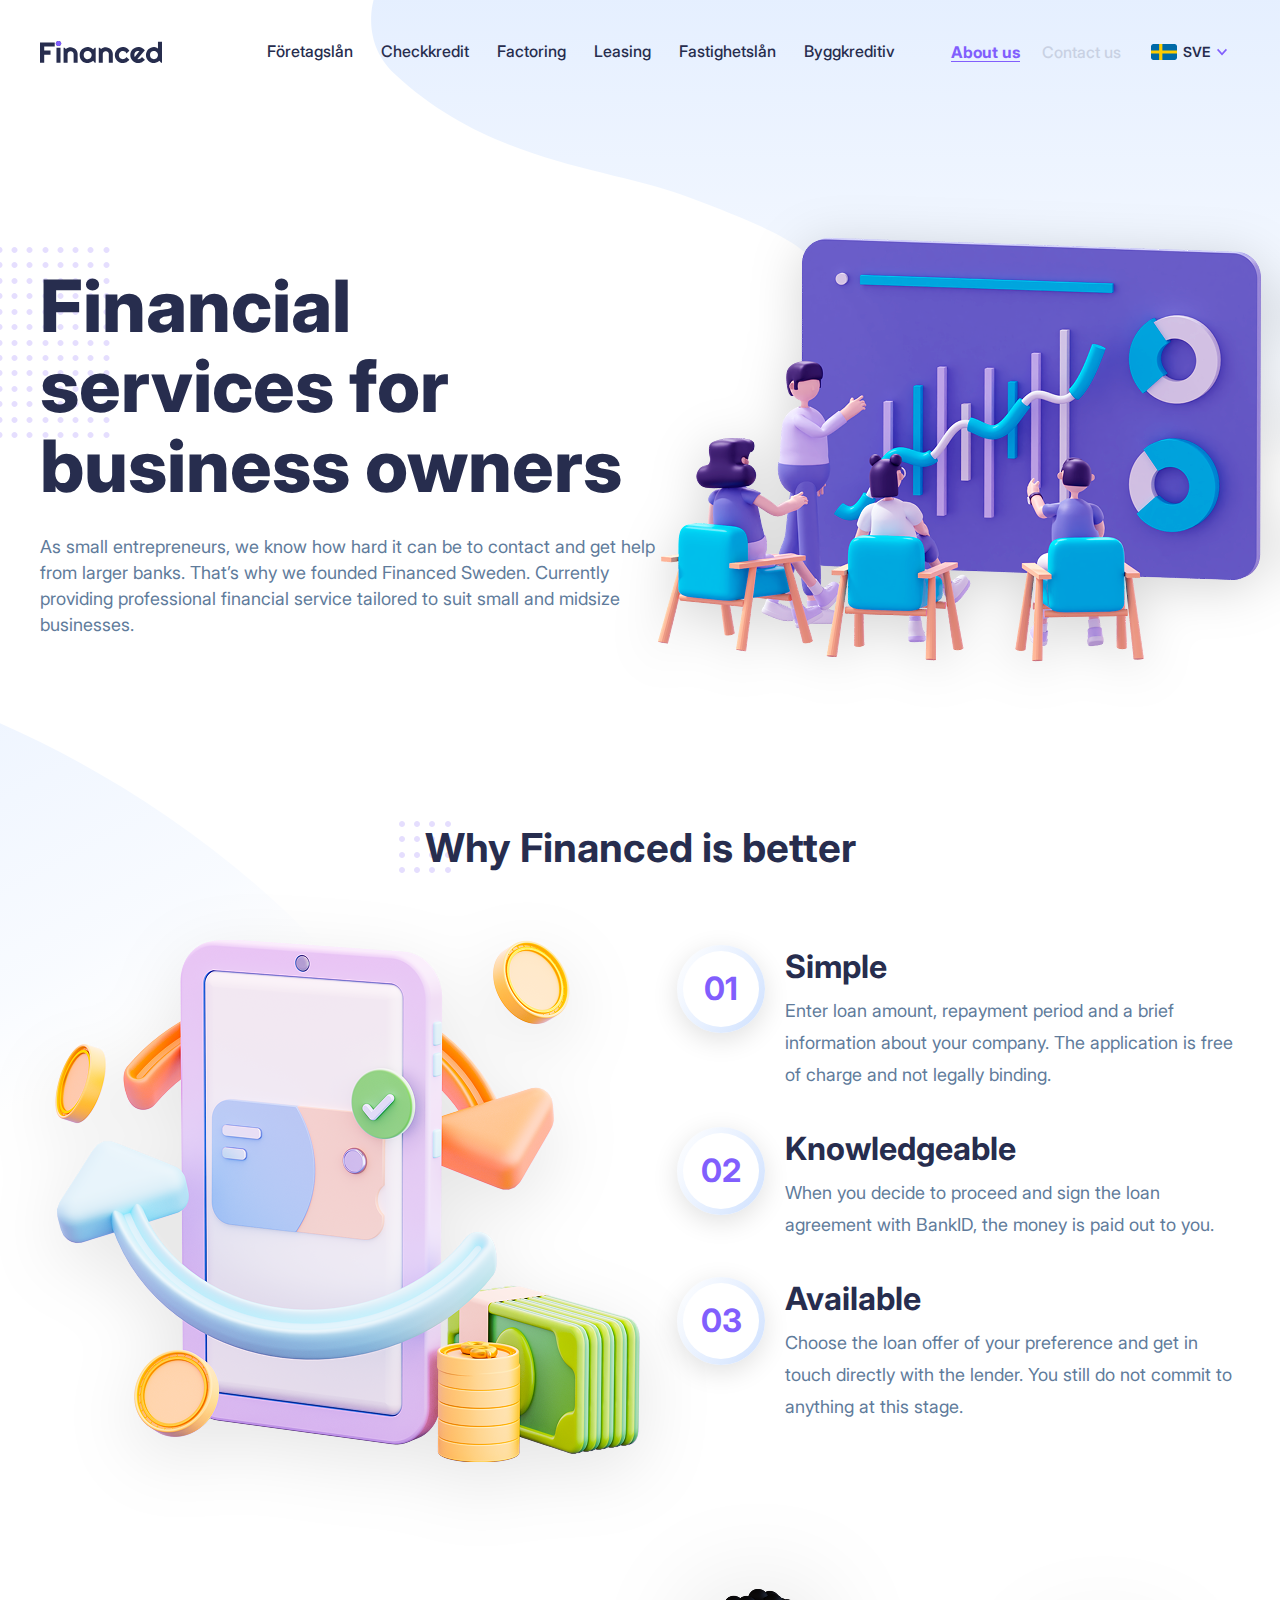
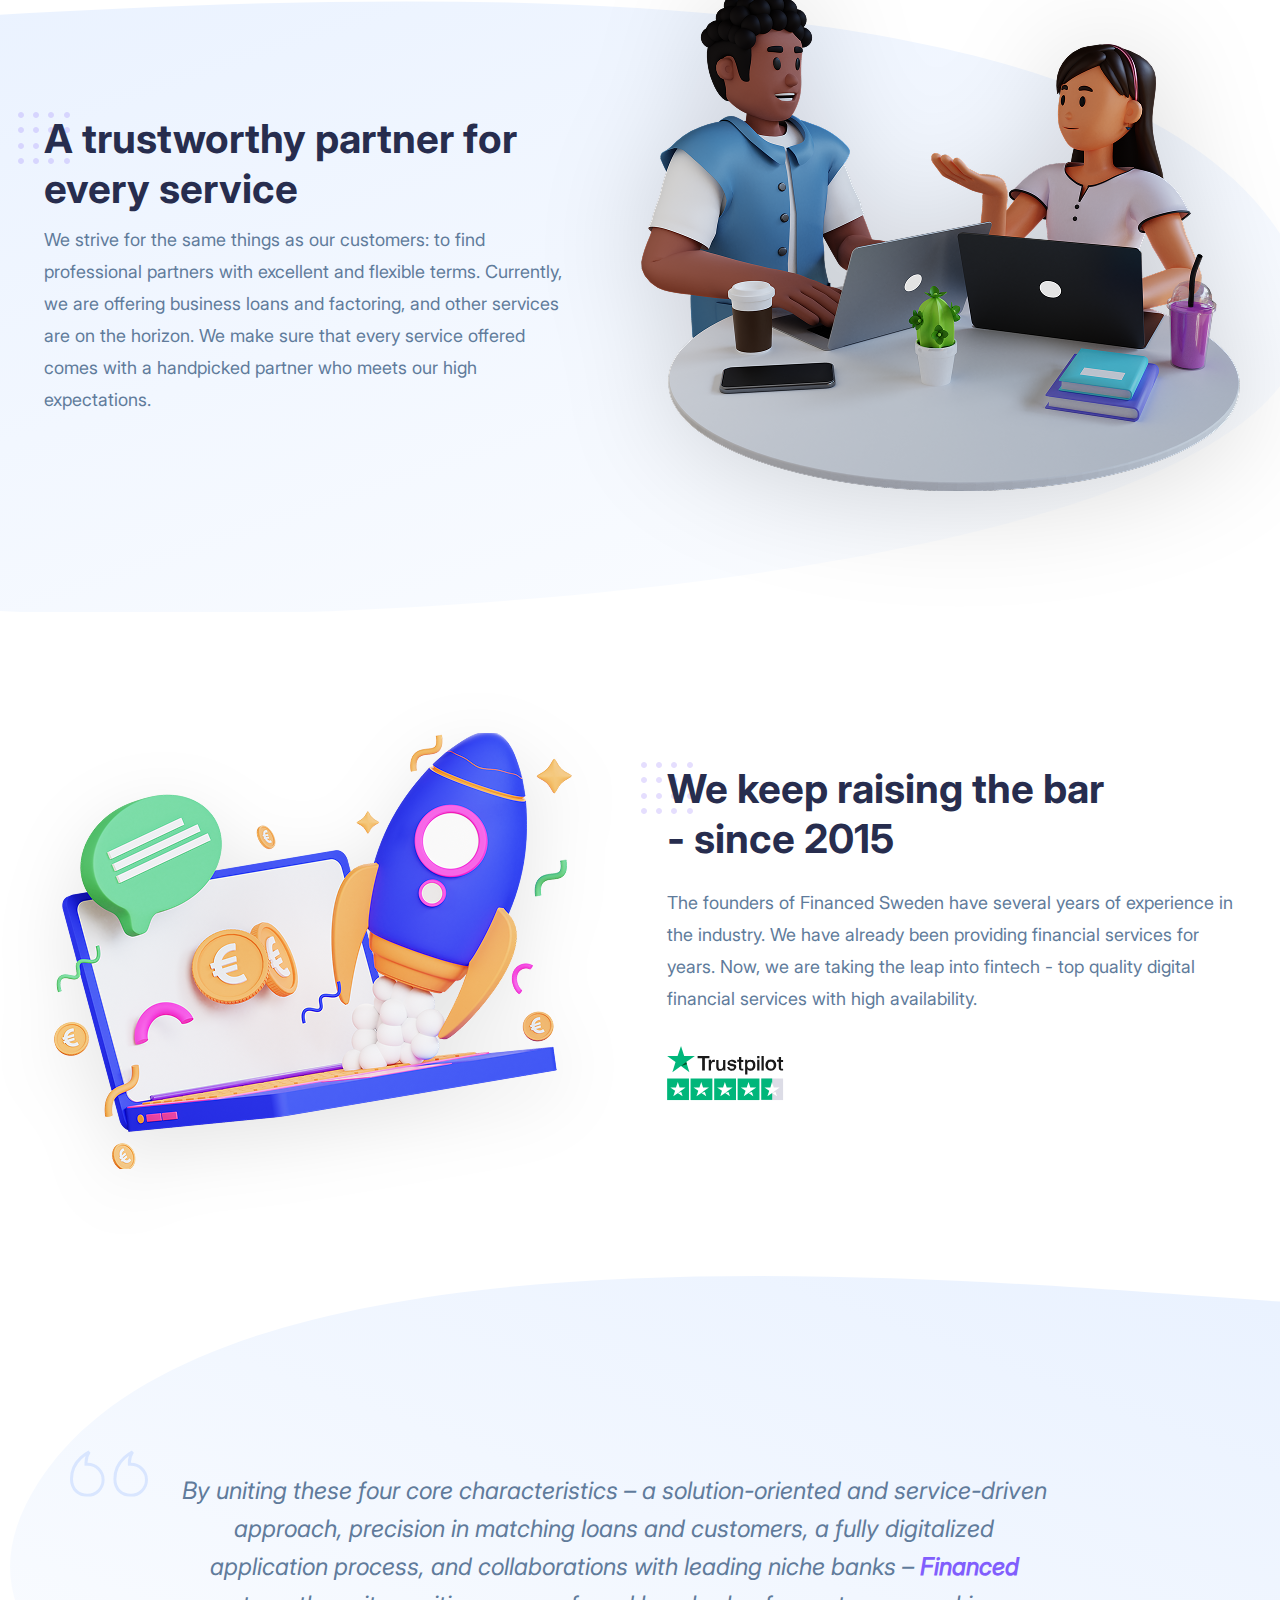
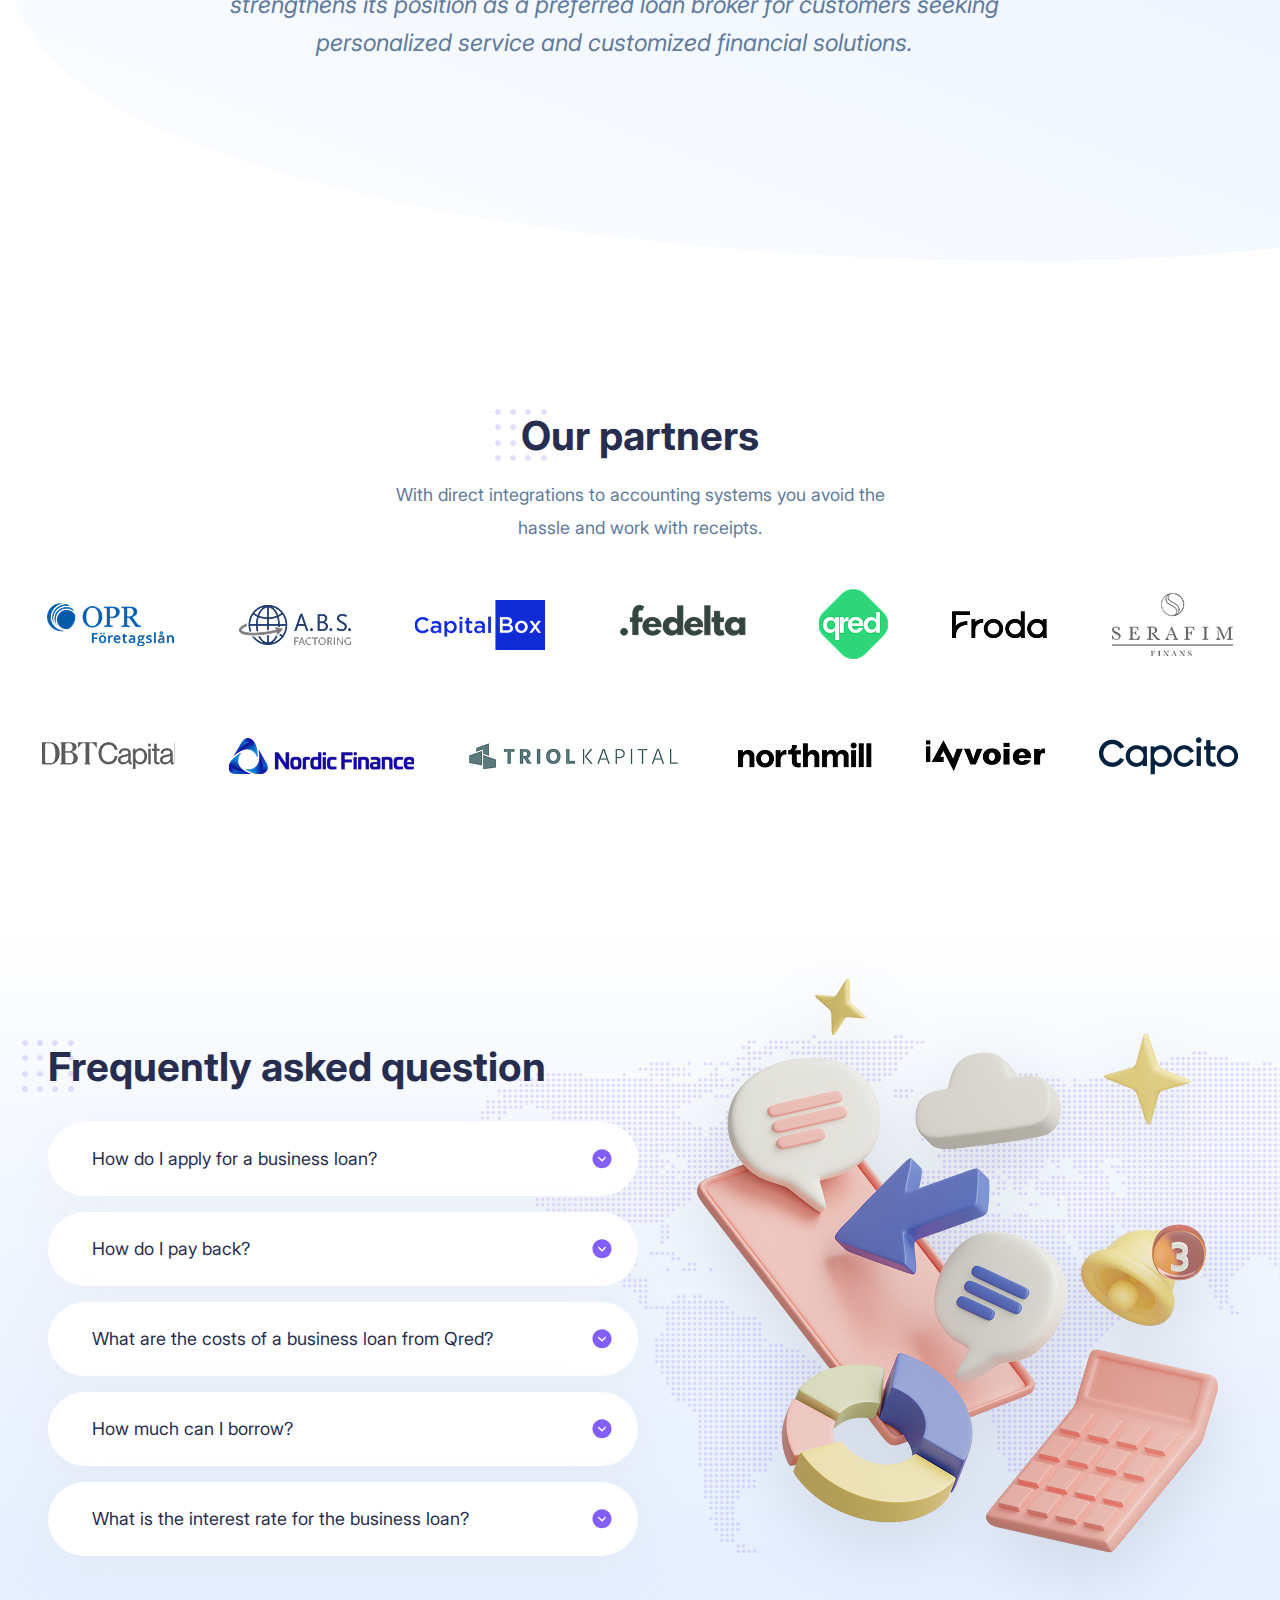
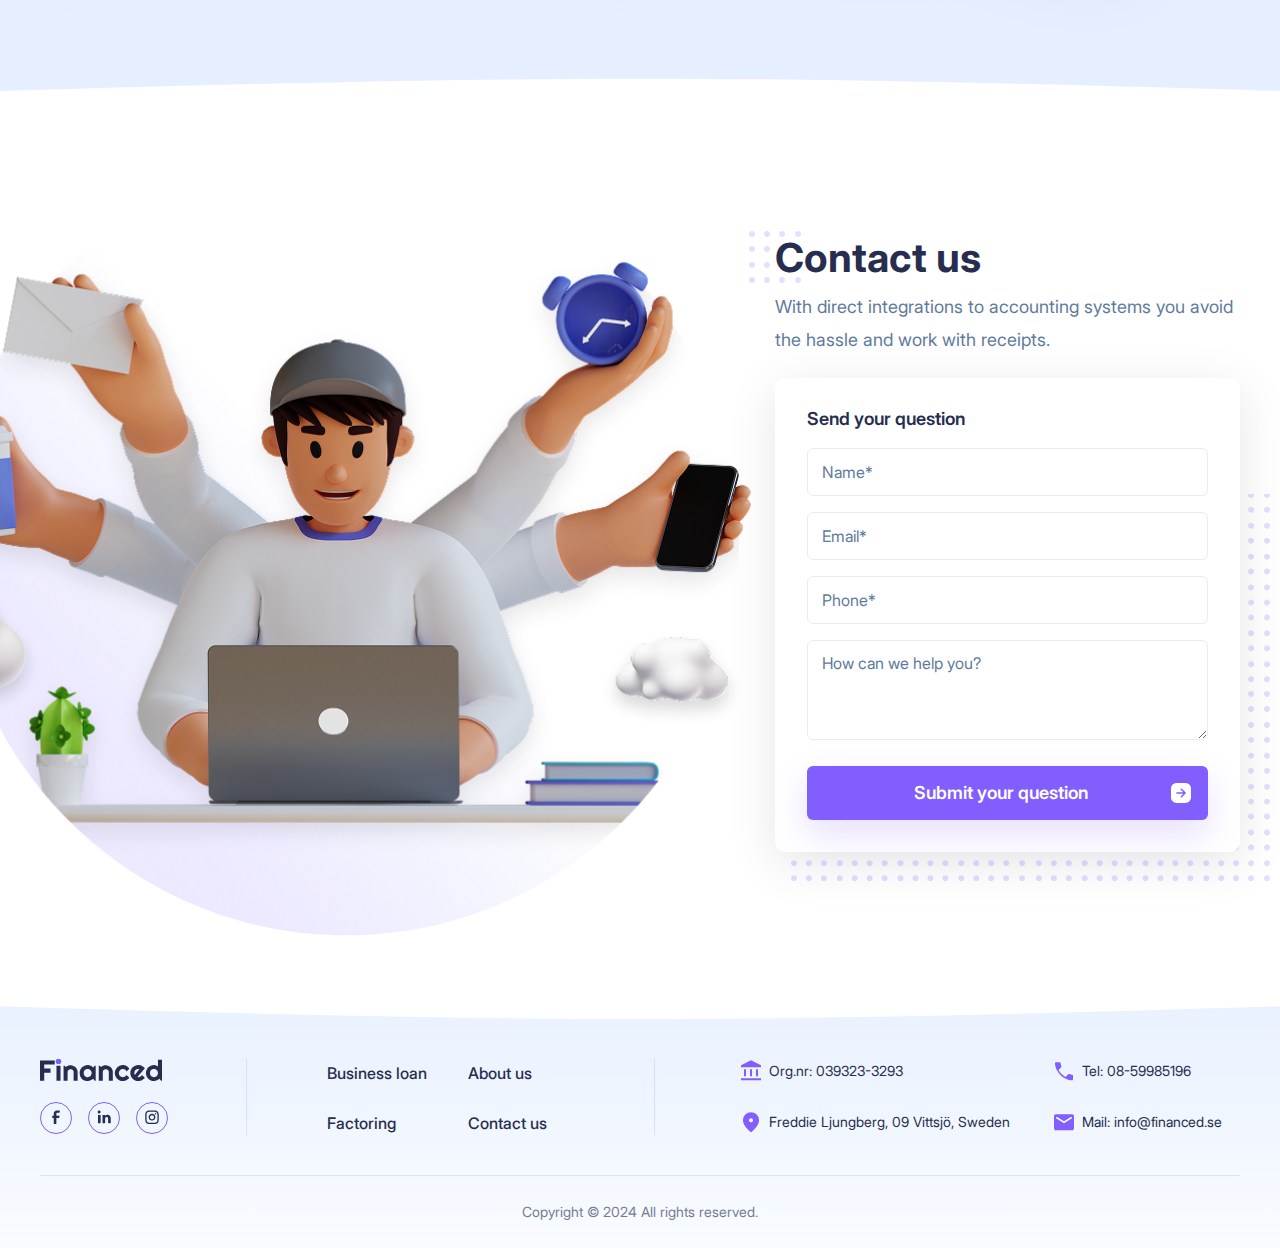
<file: index.html>
<!DOCTYPE html>
<html lang="en">

<head>
	<title>HomePage</title>
	<meta charset="UTF-8">
	<meta name="format-detection" content="telephone=no">
	<!-- <style>body{opacity: 0;}</style> -->
	<link rel="stylesheet" href="css/style.min.css?_v=20250512165822">
	<link rel="shortcut icon" href="favicon.ico">
	<!-- <meta name="robots" content="noindex, nofollow"> -->
	<meta name="viewport" content="width=device-width, initial-scale=1.0">
</head>

<body>
	<div class="wrapper">
		<header class="header">
			<div class="header__container">
				<div class="header__body">
					<a href="#" class="header__logo">
						<img src="img/logo.svg" alt="logo">
					</a>
					<div class="header__menu menu">
						<button type="button" class="menu__icon icon-menu">
							<span class="icon-menu__icon">
								<span></span>
							</span>
							<span class="icon-menu__texts">
								<span class="icon-menu__text-1">Menu</span>
								<span class="icon-menu__text-2">Close</span>
							</span>
						</button>
						<nav class="menu__body">
							<ul class="menu__list">
								<li class="menu__item">
									<a href="#" class="menu__link">Företagslån</a>
								</li>
								<li class="menu__item">
									<a href="#" class="menu__link">Checkkredit</a>
								</li>
								<li class="menu__item">
									<a href="#" class="menu__link">Factoring</a>
								</li>
								<li class="menu__item">
									<a href="#" class="menu__link">Leasing</a>
								</li>
								<li class="menu__item">
									<a href="#" class="menu__link">Fastighetslån</a>
								</li>
								<li class="menu__item">
									<a href="#" class="menu__link">Byggkreditiv</a>
								</li>
							</ul>
							<ul class="menu__nav-list">
								<li class="menu__nav-item">
									<a href="#" class="menu__nav-link active">About us</a>
								</li>
								<li class="menu__nav-item">
									<a href="#" class="menu__nav-link">Contact us</a>
								</li>
							</ul>
							<button type="button" class="language-block">
								<img src="img/icons/flag.svg" alt="flag">
								<span>SVE</span>
							</button>
						</nav>
					</div>
				</div>
			</div>
		</header>
		<main class="page">
			<section class="hero">
				<div class="hero__container">
					<div class="hero__body">
						<div class="hero__content">
							<h1 class="hero__title">
								Financial services for business
								owners
							</h1>
							<div class="hero__text">
								<p>
									As small entrepreneurs, we know how hard it can be to contact and get help from
									larger banks. That’s why we founded Financed Sweden. Currently providing
									professional financial service tailored to suit small and midsize businesses.
								</p>
							</div>
						</div>
						<div class="hero__img">
							<img src="img/image-1.png" alt="Image">
						</div>
					</div>
				</div>
			</section>
			<section class="features">
				<div class="features__container">
					<h2 class="features__title title">
						Why Financed is better
					</h2>
					<div class="features__body">
						<div class="features__content">
							<div class="features__item">
								<div class="features__item-num">
									<span>01</span>
								</div>
								<div class="features__item-body">
									<div class="features__item-title">
										Simple
									</div>
									<div class="features__item-text">
										Enter loan amount, repayment period and a brief information about your company.
										The application is free of charge and not legally binding.
									</div>
								</div>
							</div>
							<div class="features__item">
								<div class="features__item-num">
									<span>02</span>
								</div>
								<div class="features__item-body">
									<div class="features__item-title">
										Knowledgeable
									</div>
									<div class="features__item-text">
										When you decide to proceed and sign the loan agreement with BankID, the money is
										paid out to you.
									</div>
								</div>
							</div>
							<div class="features__item">
								<div class="features__item-num">
									<span>03</span>
								</div>
								<div class="features__item-body">
									<div class="features__item-title">
										Available
									</div>
									<div class="features__item-text">
										Choose the loan offer of your preference and get in touch directly with the
										lender. You still do not commit to anything at this stage.
									</div>
								</div>
							</div>
						</div>
						<div class="features__img">
							<img src="img/image-2.png" alt="Image">
						</div>
					</div>
				</div>
			</section>
			<section class="trustworthy">
				<div class="trustworthy__container">
					<div class="trustworthy__body">
						<div class="trustworthy__content">
							<h2 class="trustworthy__title title">
								A trustworthy partner for
								every service
							</h2>
							<div class="trustworthy__text">
								<p>
									We strive for the same things as our customers: to find professional partners with
									excellent and flexible terms. Currently, we are offering business loans and
									factoring, and other services are on the horizon. We make sure that every service
									offered comes with a handpicked partner who meets our high expectations.
								</p>
							</div>
						</div>
						<div class="trustworthy__img">
							<img src="img/image-3.png" alt="Image">
						</div>
					</div>
				</div>
			</section>
			<section class="raising">
				<div class="raising__container">
					<div class="raising__body">
						<div class="raising__content">
							<h2 class="raising__title title">
								We keep raising the bar <br> - since 2015
							</h2>
							<div class="raising__text">
								<p>
									The founders of Financed Sweden have several years of experience in the industry. We
									have already been providing financial services for years. Now, we are taking the
									leap into fintech - top quality digital financial services with high availability.
								</p>
							</div>
							<div class="raising__rating">
								<img src="img/trustpilot-logo.svg" alt="trustpilot-logo">
							</div>
						</div>
						<div class="raising__img">
							<img src="img/image-4.png" alt="Image">
						</div>
					</div>
				</div>
			</section>
			<div class="quote">
				<div class="quote__container">
					<div class="quote__body">
						<img src="img/decors/quote.svg" alt="quote">
						<div class="quote__text">
							By uniting these four core characteristics – a solution-oriented and service-driven
							approach, precision in matching
							loans and customers, a fully digitalized application process, and collaborations with
							leading niche banks – <span>Financed</span>
							strengthens its position as a preferred loan broker for customers seeking personalized
							service and customized financial
							solutions.
						</div>
					</div>
				</div>
			</div>
			<section class="partners">
				<div class="partners__container">
					<div class="partners__head">
						<h2 class="partners__title title">
							Our partners
						</h2>
						<div class="partners__text">
							With direct integrations to accounting systems you avoid the hassle and work with receipts.
						</div>
					</div>
					<div class="partners__slider swiper">
						<div class="partners__wrapper swiper-wrapper">
							<div class="partners__slide swiper-slide">
								<img src="img/partners/image-1.png" alt="Image">
							</div>
							<div class="partners__slide swiper-slide">
								<img src="img/partners/image-2.png" alt="Image">
							</div>
							<div class="partners__slide swiper-slide">
								<img src="img/partners/image-3.png" alt="Image">
							</div>
							<div class="partners__slide swiper-slide">
								<img src="img/partners/image-4.png" alt="Image">
							</div>
							<div class="partners__slide swiper-slide">
								<img src="img/partners/image-5.png" alt="Image">
							</div>
							<div class="partners__slide swiper-slide">
								<img src="img/partners/image-6.png" alt="Image">
							</div>
							<div class="partners__slide swiper-slide">
								<img src="img/partners/image-7.png" alt="Image">
							</div>
							<div class="partners__slide swiper-slide">
								<img src="img/partners/image-8.png" alt="Image">
							</div>
							<div class="partners__slide swiper-slide">
								<img src="img/partners/image-9.png" alt="Image">
							</div>
							<div class="partners__slide swiper-slide">
								<img src="img/partners/image-10.png" alt="Image">
							</div>
							<div class="partners__slide swiper-slide">
								<img src="img/partners/image-11.png" alt="Image">
							</div>
							<div class="partners__slide swiper-slide">
								<img src="img/partners/image-12.png" alt="Image">
							</div>
							<div class="partners__slide swiper-slide">
								<img src="img/partners/image-13.png" alt="Image">
							</div>
						</div>
						<div class="swiper-pagination"></div>
					</div>
				</div>
			</section>
			<section class="faq">
				<div class="faq__container">
					<div class="faq__body">
						<div class="faq__content">
							<h2 class="faq__title title">
								Frequently asked question
							</h2>
							<div data-spollers data-one-spoller class="spollers">
								<details class="spollers__item">
									<summary class="spollers__title">
										<span>How do I apply for a business loan?</span>
									</summary>
									<div class="spollers__body">
										Lorem ipsum dolor sit amet consectetur, adipisicing elit. Culpa laudantium,
										ipsum vel esse recusandae eius doloribus perferendis aliquid ab non labore
										dignissimos blanditiis excepturi nam quaerat adipisci nisi ex voluptas.
									</div>
								</details>
								<details class="spollers__item">
									<summary class="spollers__title">
										<span>How do I pay back?</span>
									</summary>
									<div class="spollers__body">
										Lorem ipsum dolor sit amet consectetur, adipisicing elit. Culpa laudantium,
										ipsum vel esse recusandae eius doloribus perferendis aliquid ab non labore
										dignissimos blanditiis excepturi nam quaerat adipisci nisi ex voluptas.
									</div>
								</details>
								<details class="spollers__item">
									<summary class="spollers__title">
										<span>What are the costs of a business loan from Qred?</span>
									</summary>
									<div class="spollers__body">
										Lorem ipsum dolor sit amet consectetur, adipisicing elit. Culpa laudantium,
										ipsum vel esse recusandae eius doloribus perferendis aliquid ab non labore
										dignissimos blanditiis excepturi nam quaerat adipisci nisi ex voluptas.
									</div>
								</details>
								<details class="spollers__item">
									<summary class="spollers__title">
										<span>How much can I borrow?</span>
									</summary>
									<div class="spollers__body">
										Lorem ipsum dolor sit amet consectetur, adipisicing elit. Culpa laudantium,
										ipsum vel esse recusandae eius doloribus perferendis aliquid ab non labore
										dignissimos blanditiis excepturi nam quaerat adipisci nisi ex voluptas.
									</div>
								</details>
								<details class="spollers__item">
									<summary class="spollers__title">
										<span>What is the interest rate for the business loan?</span>
									</summary>
									<div class="spollers__body">
										Lorem ipsum dolor sit amet consectetur, adipisicing elit. Culpa laudantium,
										ipsum vel esse recusandae eius doloribus perferendis aliquid ab non labore
										dignissimos blanditiis excepturi nam quaerat adipisci nisi ex voluptas.
									</div>
								</details>
							</div>
						</div>
						<div class="faq__img">
							<img src="img/image-5.png" alt="Image">
						</div>
					</div>
				</div>
			</section>
			<section class="contactus">
				<div class="contactus__container">
					<div class="contactus__body">
						<div class="contactus__content">
							<div class="contactus__head">
								<h2 class="contactus__title title">
									Contact us
								</h2>
								<div class="contactus__text">
									With direct integrations to accounting systems you avoid the hassle and work with
									receipts.
								</div>
							</div>
							<form action="#" class="contactus__form form-block">
								<div class="form-block__title">
									Send your question
								</div>
								<div class="form-block__inputs">
									<div class="form-block__field">
										<input autocomplete="off" type="text" name="name" placeholder="Name*" class="form-block__input" required>
									</div>
									<div class="form-block__field">
										<input autocomplete="off" type="text" name="email" placeholder="Email* " class="form-block__input" required>
									</div>
									<div class="form-block__field">
										<input autocomplete="off" type="text" name="phone" placeholder="Phone*" class="form-block__input" required>
									</div>
									<div class="form-block__field">
										<textarea class="form-block__input" placeholder="How can we help you?"></textarea>
									</div>
								</div>
								<button type="submit" class="form-block__btn button">
									<span>Submit your question</span>
									<img src="img/icons/arrow-right-square.svg" alt="arrow-right-square">
								</button>
							</form>
						</div>
						<div class="contactus__img">
							<img src="img/image-6.png" alt="Image">
						</div>
					</div>
				</div>
			</section>
		</main>
		<footer class="footer">
			<div class="footer__container">
				<div class="footer__body">
					<div class="footer__column">
						<a href="#" class="footer__logo">
							<img src="img/logo.svg" alt="logo">
						</a>
						<div class="footer__socials socials">
							<a href="#" class="socials__link">
								<svg width="18" height="19" viewBox="0 0 18 19" fill="none" xmlns="http://www.w3.org/2000/svg">
									<path d="M12.375 4.69727H10.125C9.71079 4.69727 9.375 5.03305 9.375 5.44727V7.69727H12.375C12.4603 7.69537 12.5412 7.73506 12.5919 7.80367C12.6426 7.87229 12.6568 7.96127 12.63 8.04227L12.075 9.69227C12.0239 9.8437 11.8823 9.94608 11.7225 9.94727H9.375V15.5723C9.375 15.7794 9.20711 15.9473 9 15.9473H7.125C6.91789 15.9473 6.75 15.7794 6.75 15.5723V9.94727H5.625C5.41789 9.94727 5.25 9.77937 5.25 9.57227V8.07227C5.25 7.86516 5.41789 7.69727 5.625 7.69727H6.75V5.44727C6.75 3.79041 8.09315 2.44727 9.75 2.44727H12.375C12.5821 2.44727 12.75 2.61516 12.75 2.82227V4.32227C12.75 4.52937 12.5821 4.69727 12.375 4.69727Z" fill="currentColor" />
								</svg>
							</a>
							<a href="#" class="socials__link">
								<svg width="18" height="19" viewBox="0 0 18 19" fill="none" xmlns="http://www.w3.org/2000/svg">
									<path fill-rule="evenodd" clip-rule="evenodd" d="M2.625 3.94727C2.625 3.11884 3.29657 2.44727 4.125 2.44727C4.52282 2.44727 4.90436 2.6053 5.18566 2.88661C5.46696 3.16791 5.625 3.54944 5.625 3.94727C5.625 4.77569 4.95343 5.44727 4.125 5.44727C3.29657 5.44727 2.625 4.77569 2.625 3.94727ZM15.75 10.2548C15.7759 8.63094 14.6681 7.20798 13.0875 6.83477C12.0283 6.60669 10.9243 6.90577 10.125 7.63727V7.32227C10.125 7.11516 9.95711 6.94727 9.75 6.94727H7.875C7.66789 6.94727 7.5 7.11516 7.5 7.32227V14.8223C7.5 15.0294 7.66789 15.1973 7.875 15.1973H9.75C9.95711 15.1973 10.125 15.0294 10.125 14.8223V10.5923C10.1065 9.83905 10.6314 9.18127 11.37 9.03227C11.8098 8.95635 12.2605 9.08019 12.5997 9.37015C12.939 9.6601 13.1315 10.086 13.125 10.5323V14.8223C13.125 15.0294 13.2929 15.1973 13.5 15.1973H15.375C15.5821 15.1973 15.75 15.0294 15.75 14.8223V10.2548ZM5.625 7.32227V14.8223C5.625 15.0294 5.45711 15.1973 5.25 15.1973H3.375C3.16789 15.1973 3 15.0294 3 14.8223V7.32227C3 7.11516 3.16789 6.94727 3.375 6.94727H5.25C5.45711 6.94727 5.625 7.11516 5.625 7.32227Z" fill="currentColor" />
								</svg>
							</a>
							<a href="#" class="socials__link">
								<svg width="18" height="19" viewBox="0 0 18 19" fill="none" xmlns="http://www.w3.org/2000/svg">
									<path fill-rule="evenodd" clip-rule="evenodd" d="M12 2.44727H6C3.92893 2.44727 2.25 4.1262 2.25 6.19727V12.1973C2.25 14.2683 3.92893 15.9473 6 15.9473H12C14.0711 15.9473 15.75 14.2683 15.75 12.1973V6.19727C15.75 4.1262 14.0711 2.44727 12 2.44727ZM14.4375 12.1973C14.4334 13.5417 13.3445 14.6306 12 14.6348H6C4.65552 14.6306 3.56662 13.5417 3.5625 12.1973V6.19727C3.56662 4.85278 4.65552 3.76388 6 3.75977H12C13.3445 3.76388 14.4334 4.85278 14.4375 6.19727V12.1973ZM12.5625 6.38477C12.9767 6.38477 13.3125 6.04898 13.3125 5.63477C13.3125 5.22055 12.9767 4.88477 12.5625 4.88477C12.1483 4.88477 11.8125 5.22055 11.8125 5.63477C11.8125 6.04898 12.1483 6.38477 12.5625 6.38477ZM9 5.82227C7.13604 5.82227 5.625 7.33331 5.625 9.19727C5.625 11.0612 7.13604 12.5723 9 12.5723C10.864 12.5723 12.375 11.0612 12.375 9.19727C12.377 8.30155 12.0221 7.44195 11.3887 6.80858C10.7553 6.17521 9.89572 5.82027 9 5.82227ZM6.9375 9.19727C6.9375 10.3364 7.86091 11.2598 9 11.2598C10.1391 11.2598 11.0625 10.3364 11.0625 9.19727C11.0625 8.05818 10.1391 7.13477 9 7.13477C7.86091 7.13477 6.9375 8.05818 6.9375 9.19727Z" fill="currentColor" />
								</svg>
							</a>
						</div>
					</div>
					<div class="footer__column">
						<nav class="footer__menu">
							<ul class="footer__menu-list">
								<li class="footer__menu-item">
									<a href="#" class="footer__menu-link">
										Business loan
									</a>
								</li>
								<li class="footer__menu-item">
									<a href="#" class="footer__menu-link">
										About us
									</a>
								</li>
								<li class="footer__menu-item">
									<a href="#" class="footer__menu-link">
										Factoring
									</a>
								</li>
								<li class="footer__menu-item">
									<a href="#" class="footer__menu-link">
										Contact us
									</a>
								</li>
							</ul>
						</nav>
					</div>
					<div class="footer__column">
						<ul class="footer__contacts">
							<li class="footer__contacts0item">
								<a href="#" class="footer__contacts-link">
									<img src="img/icons/account-balance.svg" alt="Image">
									<span>Org.nr: 039323-3293</span>
								</a>
							</li>
							<li class="footer__contacts0item">
								<a href="tel:0859985196" class="footer__contacts-link">
									<img src="img/icons/phone.svg" alt="Image">
									<span>Tel: 08-59985196</span>
								</a>
							</li>
							<li class="footer__contacts0item">
								<a href="#" class="footer__contacts-link">
									<img src="img/icons/location.svg" alt="Image">
									<span>Freddie Ljungberg, 09 Vittsjö, Sweden</span>
								</a>
							</li>
							<li class="footer__contacts0item">
								<a href="mailto:info@financed.se" class="footer__contacts-link">
									<img src="img/icons/mail.svg" alt="Image">
									<span>Mail: info@financed.se</span>
								</a>
							</li>
						</ul>
					</div>
				</div>
				<div class="footer__copy">
					Copyright © 2024 All rights reserved.
				</div>
			</div>
		</footer>
	</div>
	<script src="js/app.min.js?_v=20250512165822"></script>
</body>

</html>
</file>
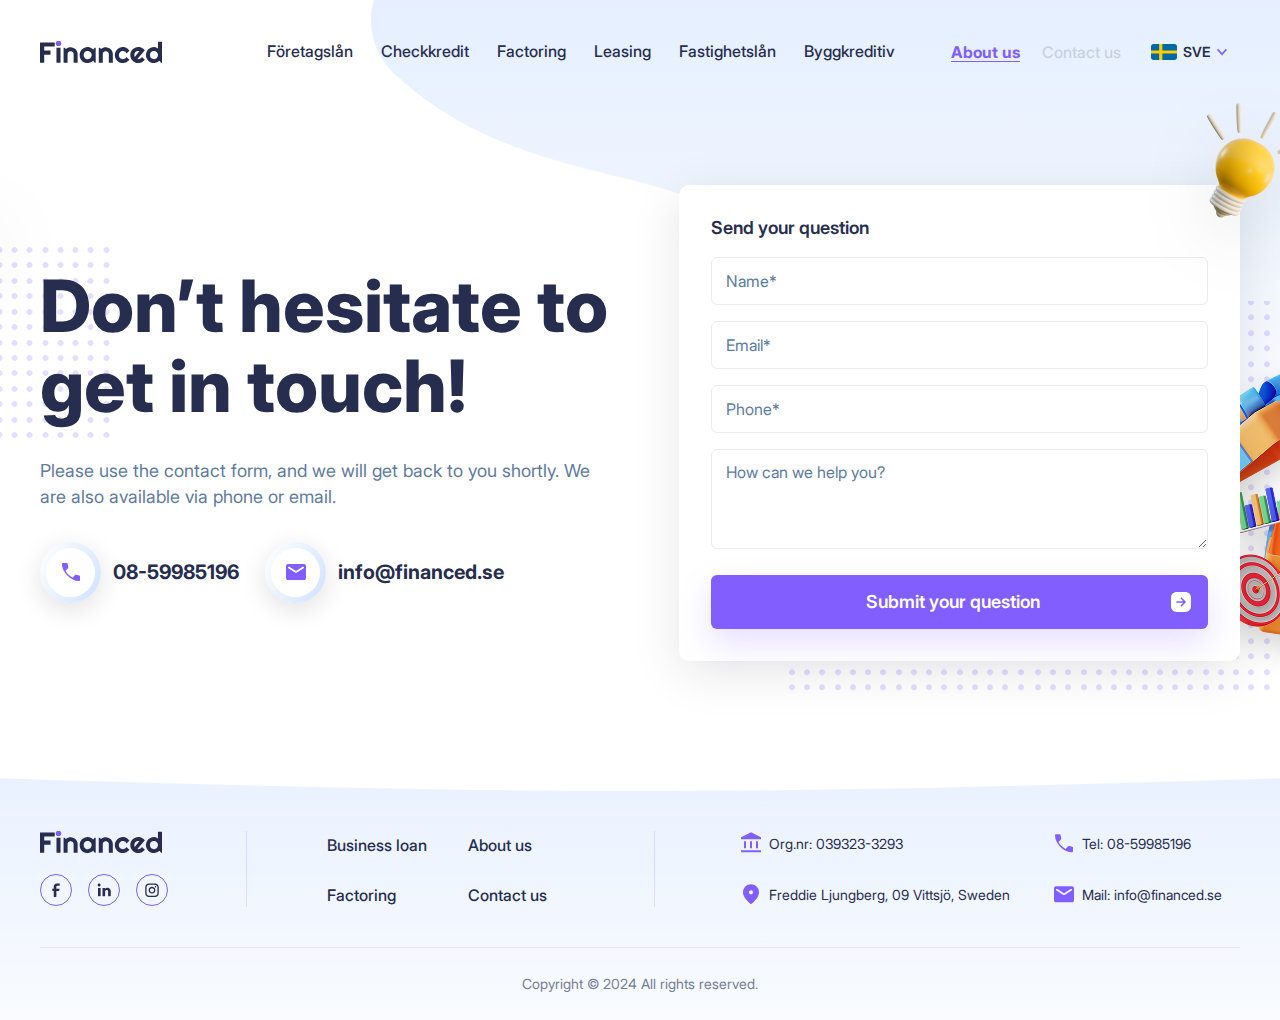
<file: contacts.html>
<!DOCTYPE html>
<html lang="en">

<head>
	<title>Contact us</title>
	<meta charset="UTF-8">
	<meta name="format-detection" content="telephone=no">
	<!-- <style>body{opacity: 0;}</style> -->
	<link rel="stylesheet" href="css/style.min.css?_v=20250512165822">
	<link rel="shortcut icon" href="favicon.ico">
	<!-- <meta name="robots" content="noindex, nofollow"> -->
	<meta name="viewport" content="width=device-width, initial-scale=1.0">
</head>

<body>
	<div class="wrapper">
		<header class="header">
			<div class="header__container">
				<div class="header__body">
					<a href="#" class="header__logo">
						<img src="img/logo.svg" alt="logo">
					</a>
					<div class="header__menu menu">
						<button type="button" class="menu__icon icon-menu">
							<span class="icon-menu__icon">
								<span></span>
							</span>
							<span class="icon-menu__texts">
								<span class="icon-menu__text-1">Menu</span>
								<span class="icon-menu__text-2">Close</span>
							</span>
						</button>
						<nav class="menu__body">
							<ul class="menu__list">
								<li class="menu__item">
									<a href="#" class="menu__link">Företagslån</a>
								</li>
								<li class="menu__item">
									<a href="#" class="menu__link">Checkkredit</a>
								</li>
								<li class="menu__item">
									<a href="#" class="menu__link">Factoring</a>
								</li>
								<li class="menu__item">
									<a href="#" class="menu__link">Leasing</a>
								</li>
								<li class="menu__item">
									<a href="#" class="menu__link">Fastighetslån</a>
								</li>
								<li class="menu__item">
									<a href="#" class="menu__link">Byggkreditiv</a>
								</li>
							</ul>
							<ul class="menu__nav-list">
								<li class="menu__nav-item">
									<a href="#" class="menu__nav-link active">About us</a>
								</li>
								<li class="menu__nav-item">
									<a href="#" class="menu__nav-link">Contact us</a>
								</li>
							</ul>
							<button type="button" class="language-block">
								<img src="img/icons/flag.svg" alt="flag">
								<span>SVE</span>
							</button>
						</nav>
					</div>
				</div>
			</div>
		</header>
		<main class="page">
			<section class="hero hero--contacts">
				<div class="hero__container">
					<div class="hero__body">
						<div class="hero__content">
							<h1 class="hero__title">
								Don’t hesitate to get in touch!
							</h1>
							<div class="hero__text">
								<p>
									Please use the contact form, and we will get back to you shortly. We are also
									available via phone or email.
								</p>
							</div>
							<div class="hero__contacts">
								<a href="tel:0859985196" class="hero__contacts-link">
									<span class="hero__contacts-icon">
										<svg width="24" height="24" viewBox="0 0 24 24" fill="none" xmlns="http://www.w3.org/2000/svg">
											<path d="M19.875 21C17.8417 21 15.8208 20.5 13.8125 19.5C11.8042 18.5 10 17.2 8.4 15.6C6.8 14 5.5 12.1958 4.5 10.1875C3.5 8.17917 3 6.15833 3 4.125C3 3.80833 3.10833 3.54167 3.325 3.325C3.54167 3.10833 3.80833 3 4.125 3H7.625C7.85833 3 8.0625 3.07917 8.2375 3.2375C8.4125 3.39583 8.525 3.60833 8.575 3.875L9.25 7.025C9.28333 7.25833 9.27917 7.47083 9.2375 7.6625C9.19583 7.85417 9.10833 8.01667 8.975 8.15L6.475 10.675C7.40833 12.225 8.45417 13.575 9.6125 14.725C10.7708 15.875 12.0833 16.85 13.55 17.65L15.925 15.2C16.0917 15.0167 16.2833 14.8875 16.5 14.8125C16.7167 14.7375 16.9333 14.725 17.15 14.775L20.125 15.425C20.375 15.475 20.5833 15.6 20.75 15.8C20.9167 16 21 16.2333 21 16.5V19.875C21 20.1917 20.8917 20.4583 20.675 20.675C20.4583 20.8917 20.1917 21 19.875 21Z" fill="currentColor" />
										</svg>
									</span>
									<span>08-59985196</span>
								</a>
								<a href="mailto:info@financed.se" class="hero__contacts-link">
									<span class="hero__contacts-icon">
										<svg width="24" height="24" viewBox="0 0 24 24" fill="none" xmlns="http://www.w3.org/2000/svg">
											<path d="M4 20C3.45 20 2.97917 19.8042 2.5875 19.4125C2.19583 19.0208 2 18.55 2 18V6C2 5.45 2.19583 4.97917 2.5875 4.5875C2.97917 4.19583 3.45 4 4 4H20C20.55 4 21.0208 4.19583 21.4125 4.5875C21.8042 4.97917 22 5.45 22 6V18C22 18.55 21.8042 19.0208 21.4125 19.4125C21.0208 19.8042 20.55 20 20 20H4ZM12 12.825C12.0833 12.825 12.1708 12.8125 12.2625 12.7875C12.3542 12.7625 12.4417 12.725 12.525 12.675L19.6 8.25C19.7333 8.16667 19.8333 8.0625 19.9 7.9375C19.9667 7.8125 20 7.675 20 7.525C20 7.19167 19.8583 6.94167 19.575 6.775C19.2917 6.60833 19 6.61667 18.7 6.8L12 11L5.3 6.8C5 6.61667 4.70833 6.6125 4.425 6.7875C4.14167 6.9625 4 7.20833 4 7.525C4 7.69167 4.03333 7.8375 4.1 7.9625C4.16667 8.0875 4.26667 8.18333 4.4 8.25L11.475 12.675C11.5583 12.725 11.6458 12.7625 11.7375 12.7875C11.8292 12.8125 11.9167 12.825 12 12.825Z" fill="currentColor" />
										</svg>
									</span>
									<span>info@financed.se</span>
								</a>
							</div>
							<div class="hero__decor-1">
								<img src="img/contactus/stars.png" alt="Image">
							</div>
						</div>
						<form action="#" class="hero__form form-block">
							<div class="form-block__title">
								Send your question
							</div>
							<div class="form-block__inputs">
								<div class="form-block__field">
									<input autocomplete="off" type="text" name="name" placeholder="Name*" class="form-block__input" required>
								</div>
								<div class="form-block__field">
									<input autocomplete="off" type="text" name="email" placeholder="Email* " class="form-block__input" required>
								</div>
								<div class="form-block__field">
									<input autocomplete="off" type="text" name="phone" placeholder="Phone*" class="form-block__input" required>
								</div>
								<div class="form-block__field">
									<textarea class="form-block__input" placeholder="How can we help you?"></textarea>
								</div>
							</div>
							<button type="submit" class="form-block__btn button">
								<span>Submit your question</span>
								<img src="img/icons/arrow-right-square.svg" alt="arrow-right-square">
							</button>
							<div class="hero__form-decor-1">
								<img src="img/contactus/bulb.png" alt="Image">
							</div>
							<div class="hero__form-decor-2">
								<img src="img/contactus/rocket-illustration.png" alt="Image">
							</div>
						</form>
					</div>
				</div>
			</section>
		</main>
		<footer class="footer">
			<div class="footer__container">
				<div class="footer__body">
					<div class="footer__column">
						<a href="#" class="footer__logo">
							<img src="img/logo.svg" alt="logo">
						</a>
						<div class="footer__socials socials">
							<a href="#" class="socials__link">
								<svg width="18" height="19" viewBox="0 0 18 19" fill="none" xmlns="http://www.w3.org/2000/svg">
									<path d="M12.375 4.69727H10.125C9.71079 4.69727 9.375 5.03305 9.375 5.44727V7.69727H12.375C12.4603 7.69537 12.5412 7.73506 12.5919 7.80367C12.6426 7.87229 12.6568 7.96127 12.63 8.04227L12.075 9.69227C12.0239 9.8437 11.8823 9.94608 11.7225 9.94727H9.375V15.5723C9.375 15.7794 9.20711 15.9473 9 15.9473H7.125C6.91789 15.9473 6.75 15.7794 6.75 15.5723V9.94727H5.625C5.41789 9.94727 5.25 9.77937 5.25 9.57227V8.07227C5.25 7.86516 5.41789 7.69727 5.625 7.69727H6.75V5.44727C6.75 3.79041 8.09315 2.44727 9.75 2.44727H12.375C12.5821 2.44727 12.75 2.61516 12.75 2.82227V4.32227C12.75 4.52937 12.5821 4.69727 12.375 4.69727Z" fill="currentColor" />
								</svg>
							</a>
							<a href="#" class="socials__link">
								<svg width="18" height="19" viewBox="0 0 18 19" fill="none" xmlns="http://www.w3.org/2000/svg">
									<path fill-rule="evenodd" clip-rule="evenodd" d="M2.625 3.94727C2.625 3.11884 3.29657 2.44727 4.125 2.44727C4.52282 2.44727 4.90436 2.6053 5.18566 2.88661C5.46696 3.16791 5.625 3.54944 5.625 3.94727C5.625 4.77569 4.95343 5.44727 4.125 5.44727C3.29657 5.44727 2.625 4.77569 2.625 3.94727ZM15.75 10.2548C15.7759 8.63094 14.6681 7.20798 13.0875 6.83477C12.0283 6.60669 10.9243 6.90577 10.125 7.63727V7.32227C10.125 7.11516 9.95711 6.94727 9.75 6.94727H7.875C7.66789 6.94727 7.5 7.11516 7.5 7.32227V14.8223C7.5 15.0294 7.66789 15.1973 7.875 15.1973H9.75C9.95711 15.1973 10.125 15.0294 10.125 14.8223V10.5923C10.1065 9.83905 10.6314 9.18127 11.37 9.03227C11.8098 8.95635 12.2605 9.08019 12.5997 9.37015C12.939 9.6601 13.1315 10.086 13.125 10.5323V14.8223C13.125 15.0294 13.2929 15.1973 13.5 15.1973H15.375C15.5821 15.1973 15.75 15.0294 15.75 14.8223V10.2548ZM5.625 7.32227V14.8223C5.625 15.0294 5.45711 15.1973 5.25 15.1973H3.375C3.16789 15.1973 3 15.0294 3 14.8223V7.32227C3 7.11516 3.16789 6.94727 3.375 6.94727H5.25C5.45711 6.94727 5.625 7.11516 5.625 7.32227Z" fill="currentColor" />
								</svg>
							</a>
							<a href="#" class="socials__link">
								<svg width="18" height="19" viewBox="0 0 18 19" fill="none" xmlns="http://www.w3.org/2000/svg">
									<path fill-rule="evenodd" clip-rule="evenodd" d="M12 2.44727H6C3.92893 2.44727 2.25 4.1262 2.25 6.19727V12.1973C2.25 14.2683 3.92893 15.9473 6 15.9473H12C14.0711 15.9473 15.75 14.2683 15.75 12.1973V6.19727C15.75 4.1262 14.0711 2.44727 12 2.44727ZM14.4375 12.1973C14.4334 13.5417 13.3445 14.6306 12 14.6348H6C4.65552 14.6306 3.56662 13.5417 3.5625 12.1973V6.19727C3.56662 4.85278 4.65552 3.76388 6 3.75977H12C13.3445 3.76388 14.4334 4.85278 14.4375 6.19727V12.1973ZM12.5625 6.38477C12.9767 6.38477 13.3125 6.04898 13.3125 5.63477C13.3125 5.22055 12.9767 4.88477 12.5625 4.88477C12.1483 4.88477 11.8125 5.22055 11.8125 5.63477C11.8125 6.04898 12.1483 6.38477 12.5625 6.38477ZM9 5.82227C7.13604 5.82227 5.625 7.33331 5.625 9.19727C5.625 11.0612 7.13604 12.5723 9 12.5723C10.864 12.5723 12.375 11.0612 12.375 9.19727C12.377 8.30155 12.0221 7.44195 11.3887 6.80858C10.7553 6.17521 9.89572 5.82027 9 5.82227ZM6.9375 9.19727C6.9375 10.3364 7.86091 11.2598 9 11.2598C10.1391 11.2598 11.0625 10.3364 11.0625 9.19727C11.0625 8.05818 10.1391 7.13477 9 7.13477C7.86091 7.13477 6.9375 8.05818 6.9375 9.19727Z" fill="currentColor" />
								</svg>
							</a>
						</div>
					</div>
					<div class="footer__column">
						<nav class="footer__menu">
							<ul class="footer__menu-list">
								<li class="footer__menu-item">
									<a href="#" class="footer__menu-link">
										Business loan
									</a>
								</li>
								<li class="footer__menu-item">
									<a href="#" class="footer__menu-link">
										About us
									</a>
								</li>
								<li class="footer__menu-item">
									<a href="#" class="footer__menu-link">
										Factoring
									</a>
								</li>
								<li class="footer__menu-item">
									<a href="#" class="footer__menu-link">
										Contact us
									</a>
								</li>
							</ul>
						</nav>
					</div>
					<div class="footer__column">
						<ul class="footer__contacts">
							<li class="footer__contacts0item">
								<a href="#" class="footer__contacts-link">
									<img src="img/icons/account-balance.svg" alt="Image">
									<span>Org.nr: 039323-3293</span>
								</a>
							</li>
							<li class="footer__contacts0item">
								<a href="tel:0859985196" class="footer__contacts-link">
									<img src="img/icons/phone.svg" alt="Image">
									<span>Tel: 08-59985196</span>
								</a>
							</li>
							<li class="footer__contacts0item">
								<a href="#" class="footer__contacts-link">
									<img src="img/icons/location.svg" alt="Image">
									<span>Freddie Ljungberg, 09 Vittsjö, Sweden</span>
								</a>
							</li>
							<li class="footer__contacts0item">
								<a href="mailto:info@financed.se" class="footer__contacts-link">
									<img src="img/icons/mail.svg" alt="Image">
									<span>Mail: info@financed.se</span>
								</a>
							</li>
						</ul>
					</div>
				</div>
				<div class="footer__copy">
					Copyright © 2024 All rights reserved.
				</div>
			</div>
		</footer>
	</div>
	<script src="js/app.min.js?_v=20250512165822"></script>
</body>

</html>
</file>
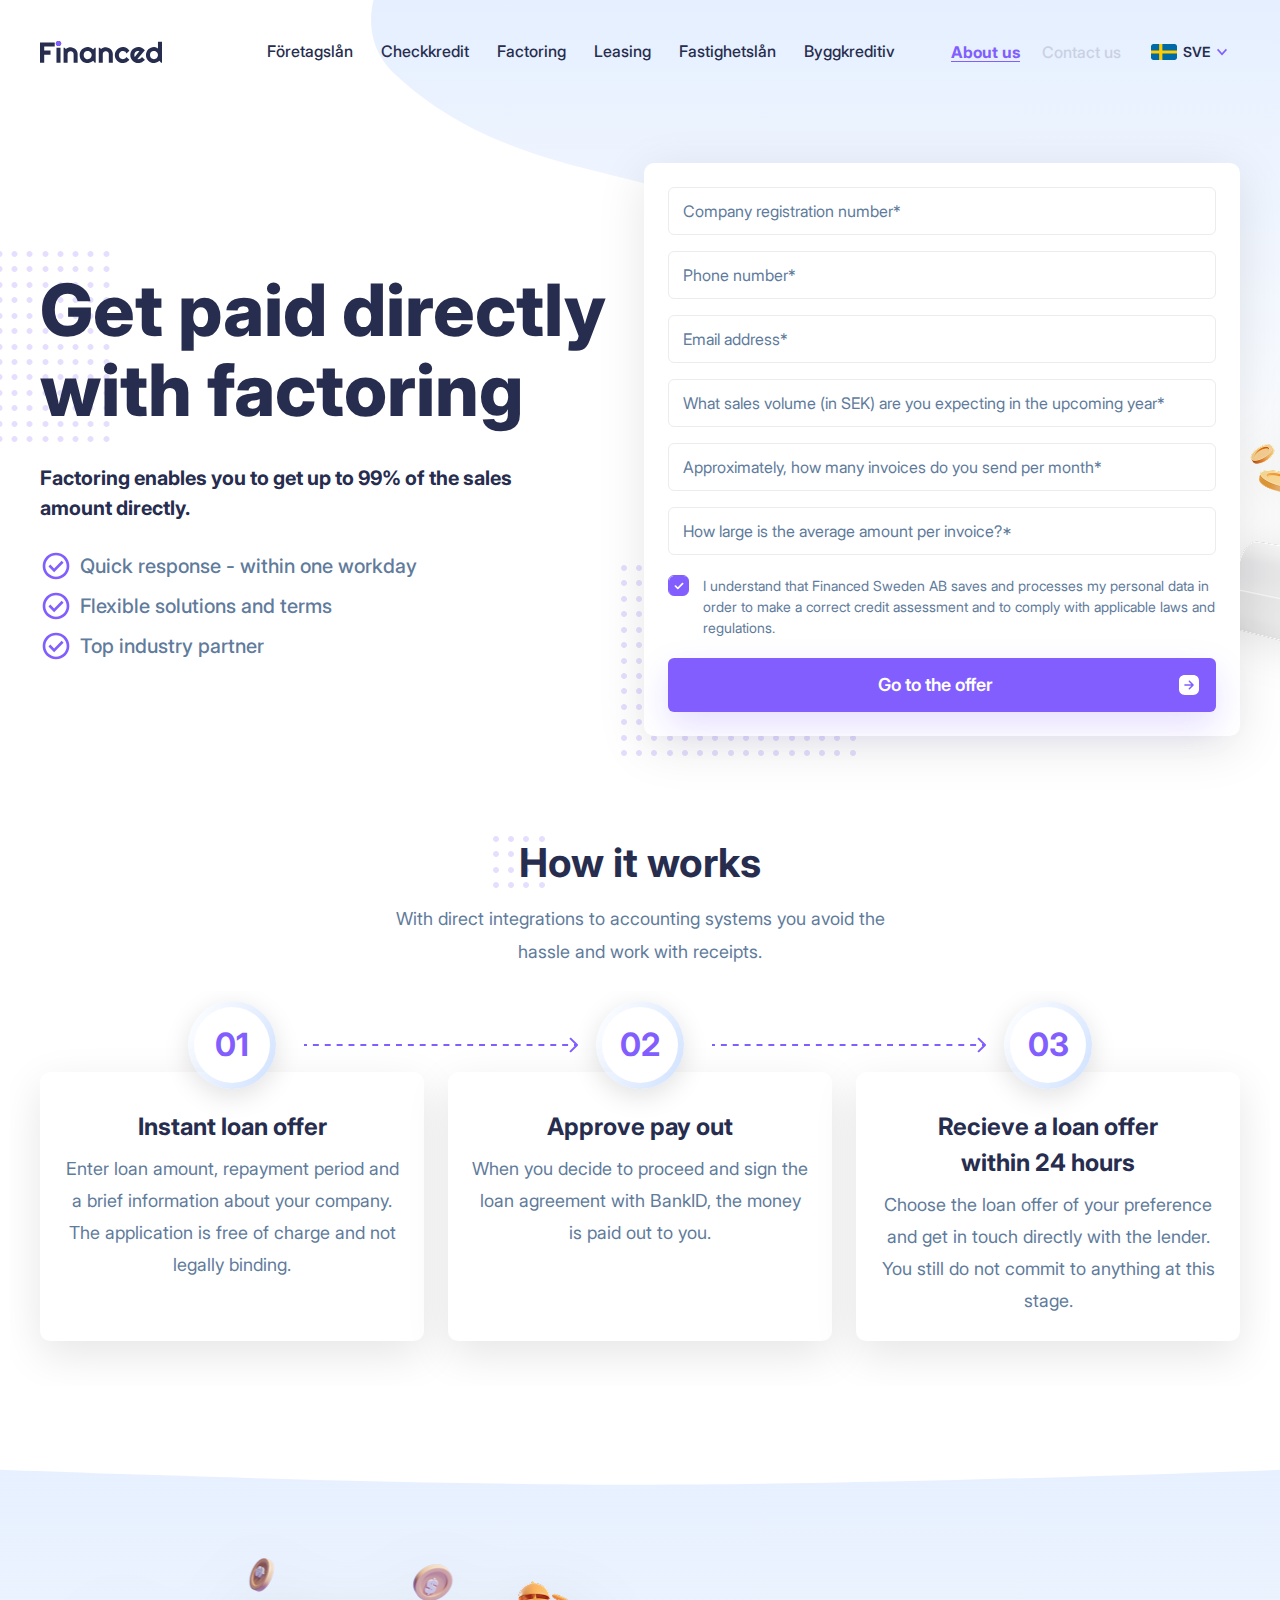
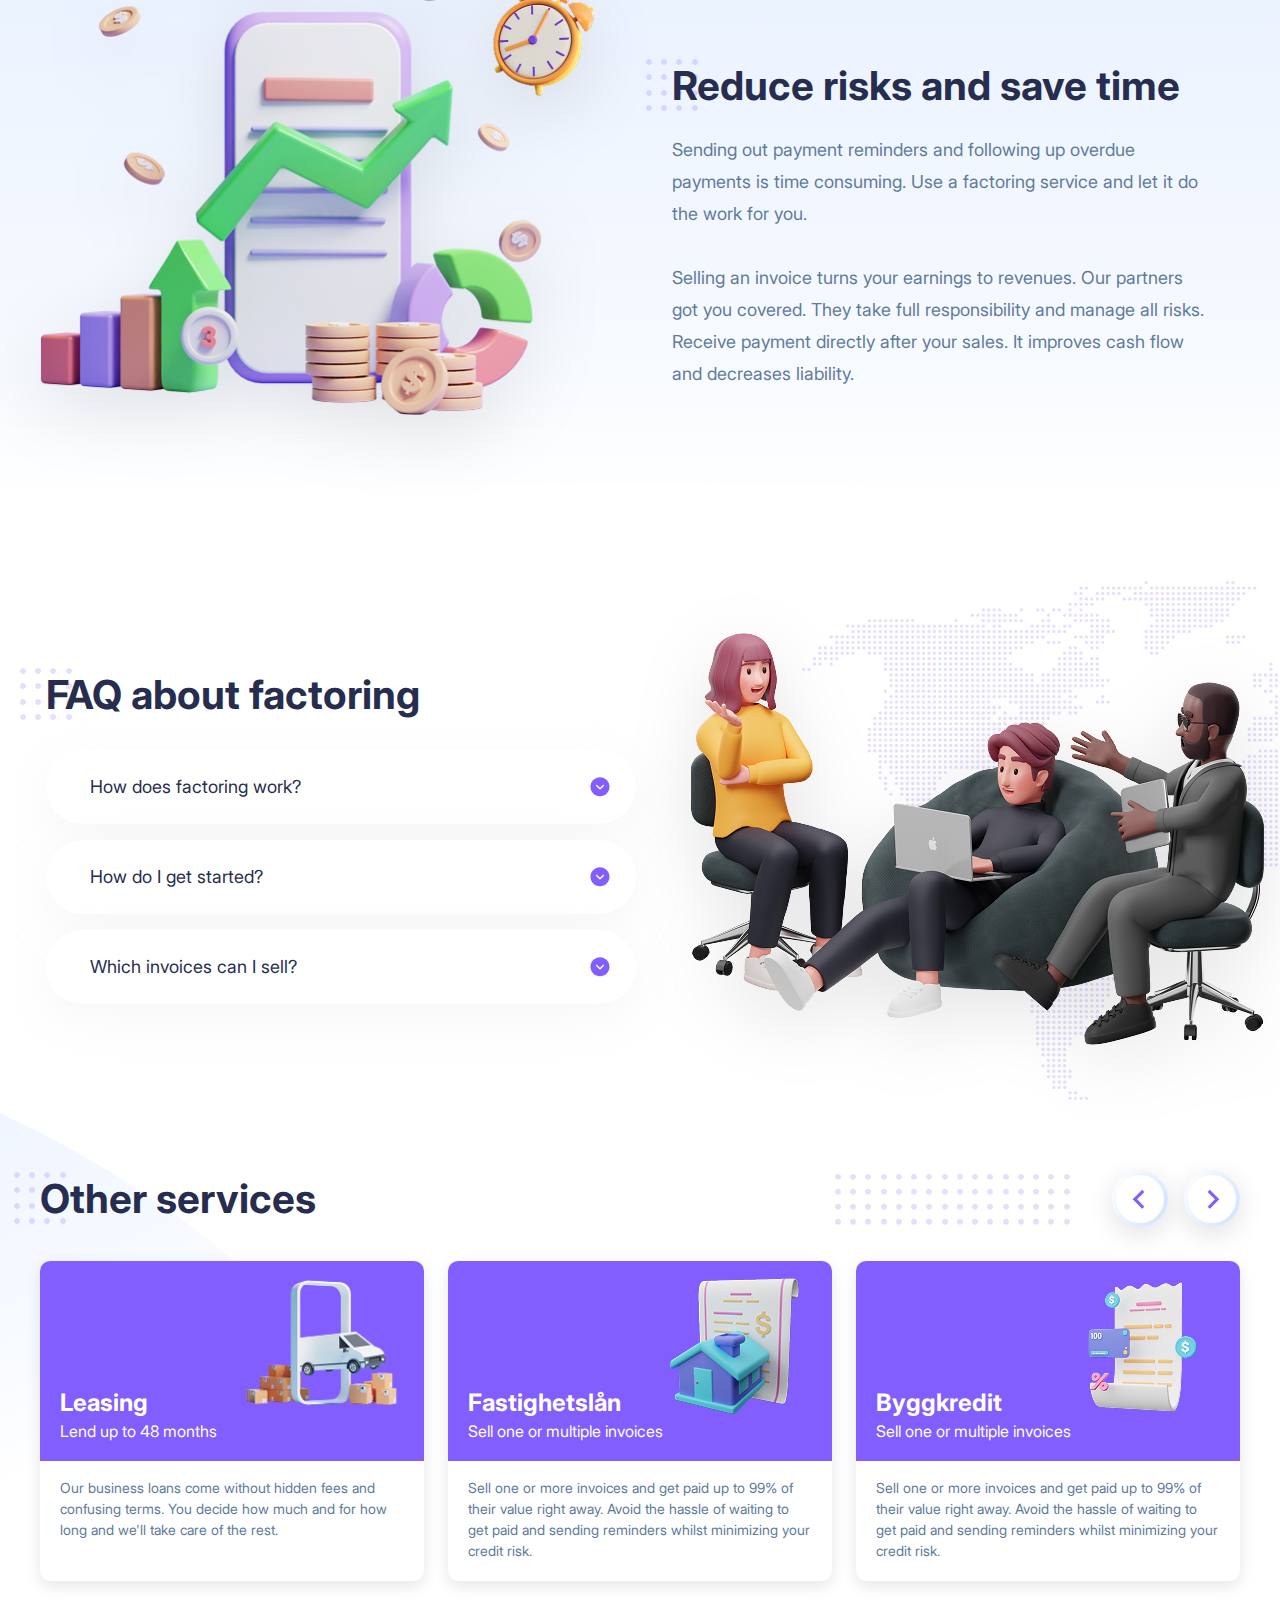
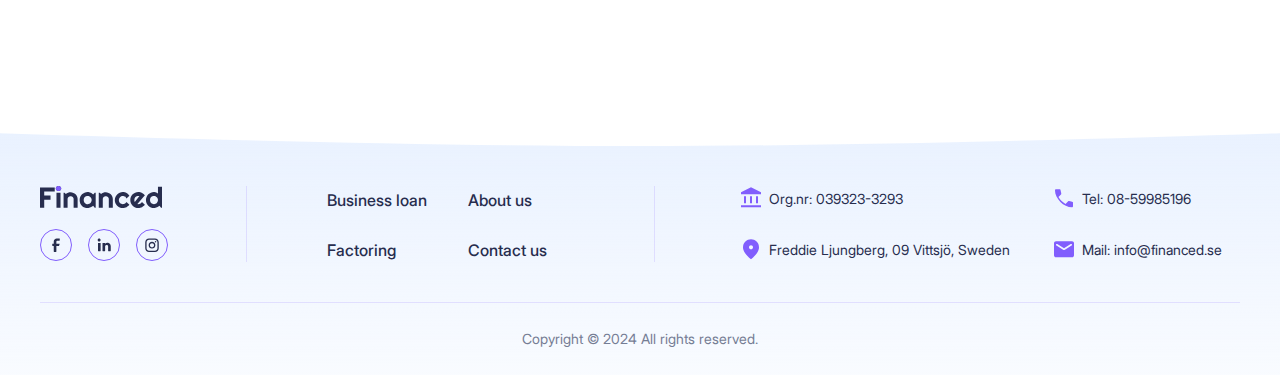
<file: factoring.html>
<!DOCTYPE html>
<html lang="en">

<head>
	<title>Factoring</title>
	<meta charset="UTF-8">
	<meta name="format-detection" content="telephone=no">
	<!-- <style>body{opacity: 0;}</style> -->
	<link rel="stylesheet" href="css/style.min.css?_v=20250512165822">
	<link rel="shortcut icon" href="favicon.ico">
	<!-- <meta name="robots" content="noindex, nofollow"> -->
	<meta name="viewport" content="width=device-width, initial-scale=1.0">
</head>

<body>
	<div class="wrapper">
		<header class="header">
			<div class="header__container">
				<div class="header__body">
					<a href="#" class="header__logo">
						<img src="img/logo.svg" alt="logo">
					</a>
					<div class="header__menu menu">
						<button type="button" class="menu__icon icon-menu">
							<span class="icon-menu__icon">
								<span></span>
							</span>
							<span class="icon-menu__texts">
								<span class="icon-menu__text-1">Menu</span>
								<span class="icon-menu__text-2">Close</span>
							</span>
						</button>
						<nav class="menu__body">
							<ul class="menu__list">
								<li class="menu__item">
									<a href="#" class="menu__link">Företagslån</a>
								</li>
								<li class="menu__item">
									<a href="#" class="menu__link">Checkkredit</a>
								</li>
								<li class="menu__item">
									<a href="#" class="menu__link">Factoring</a>
								</li>
								<li class="menu__item">
									<a href="#" class="menu__link">Leasing</a>
								</li>
								<li class="menu__item">
									<a href="#" class="menu__link">Fastighetslån</a>
								</li>
								<li class="menu__item">
									<a href="#" class="menu__link">Byggkreditiv</a>
								</li>
							</ul>
							<ul class="menu__nav-list">
								<li class="menu__nav-item">
									<a href="#" class="menu__nav-link active">About us</a>
								</li>
								<li class="menu__nav-item">
									<a href="#" class="menu__nav-link">Contact us</a>
								</li>
							</ul>
							<button type="button" class="language-block">
								<img src="img/icons/flag.svg" alt="flag">
								<span>SVE</span>
							</button>
						</nav>
					</div>
				</div>
			</div>
		</header>
		<main class="page">
			<section class="hero hero--2">
				<div class="hero__container">
					<div class="hero__body">
						<div class="hero__content">
							<h1 class="hero__title">
								Get paid directly with factoring
							</h1>
							<div class="hero__subtitle">
								Factoring enables you to get up to 99% of the sales amount directly.
							</div>
							<ul class="hero__list">
								<li>
									Quick response - within one workday
								</li>
								<li>
									Flexible solutions and terms
								</li>
								<li>
									Top industry partner
								</li>
							</ul>
						</div>
						<form action="#" class="hero__form form-block">
							<div class="form-block__inputs">
								<div class="form-block__field">
									<input autocomplete="off" type="text" name="company" placeholder="Company registration number*" class="form-block__input" required>
								</div>
								<div class="form-block__field">
									<input autocomplete="off" type="text" name="phone" placeholder="Phone number*" class="form-block__input" required>
								</div>
								<div class="form-block__field">
									<input autocomplete="off" type="text" name="email" placeholder="Email address*" class="form-block__input" required>
								</div>
								<div class="form-block__field">
									<input autocomplete="off" type="text" name="year" placeholder="What sales volume (in SEK) are you expecting in the upcoming year*" class="form-block__input" required>
								</div>
								<div class="form-block__field">
									<input autocomplete="off" type="text" name="month" placeholder="Approximately, how many invoices do you send per month*" class="form-block__input" required>
								</div>
								<div class="form-block__field">
									<input autocomplete="off" type="text" name="invoice" placeholder="How large is the average amount per invoice?*" class="form-block__input" required>
								</div>
							</div>
							<label class="checkbox">
								<input class="checkbox__input" type="checkbox" checked value="1" name="form[]">
								<span class="checkbox__label"></span>
								<span class="checkbox__text">
									I understand that Financed Sweden AB saves and processes my personal data in order
									to make a correct credit assessment
									and to comply with applicable laws and regulations.
								</span>
							</label>
							<button type="submit" class="form-block__btn button">
								<span>Go to the offer</span>
								<img src="img/icons/arrow-right-square.svg" alt="arrow-right-square">
							</button>
							<div class="hero__form-decor-2">
								<img src="img/factoring/hero-image.png" alt="Image">
							</div>
						</form>
					</div>
				</div>
			</section>
			<section class="how-it-works">
				<div class="how-it-works__container">
					<div class="how-it-works__head">
						<h2 class="how-it-works__title title">
							How it works
						</h2>
						<div class="how-it-works__text">
							With direct integrations to accounting systems you avoid the hassle and work with receipts.
						</div>
					</div>
					<div class="how-it-works__slider swiper">
						<div class="how-it-works__wrapper swiper-wrapper">
							<div class="how-it-works__slide swiper-slide">
								<div class="how-it-works__slide-num">
									01
								</div>
								<div class="how-it-works__slide-body">
									<div class="how-it-works__slide-title">
										Instant loan offer
									</div>
									<div class="how-it-works__slide-text">
										Enter loan amount, repayment period and a brief information about your company.
										The application is free of charge and not legally binding.
									</div>
								</div>
							</div>
							<div class="how-it-works__slide swiper-slide">
								<div class="how-it-works__slide-num">
									02
								</div>
								<div class="how-it-works__slide-body">
									<div class="how-it-works__slide-title">
										Approve pay out
									</div>
									<div class="how-it-works__slide-text">
										When you decide to proceed and sign the loan agreement with BankID, the money is
										paid out to you.
									</div>
								</div>
							</div>
							<div class="how-it-works__slide swiper-slide">
								<div class="how-it-works__slide-num">
									03
								</div>
								<div class="how-it-works__slide-body">
									<div class="how-it-works__slide-title">
										Recieve a loan offer <br> within 24 hours
									</div>
									<div class="how-it-works__slide-text">
										Choose the loan offer of your preference and get in touch directly with the
										lender. You still do not commit to anything at this stage.
									</div>
								</div>
							</div>
						</div>
						<div class="swiper-pagination"></div>
					</div>
				</div>
			</section>
			<section class="info">
				<div class="info__container">
					<div class="info__body">
						<div class="info__content">
							<h2 class="info__title title">
								Reduce risks and save time
							</h2>
							<div class="info__text">
								<p>
									Sending out payment reminders and following up overdue payments is time consuming.
									Use a factoring service and let it do the work for you.
								</p>
								<p>
									Selling an invoice turns your earnings to revenues. Our partners got you covered.
									They take full responsibility and manage all risks. Receive payment directly after
									your sales. It improves cash flow and decreases liability.
								</p>
							</div>
						</div>
						<div class="info__img">
							<img src="img/factoring/image-1.png" alt="Image">
						</div>
					</div>
				</div>
			</section>
			<section class="faq faq--2">
				<div class="faq__container">
					<div class="faq__body">
						<div class="faq__content">
							<h2 class="faq__title title">
								FAQ about factoring
							</h2>
							<div data-spollers data-one-spoller class="spollers">
								<details class="spollers__item">
									<summary class="spollers__title">
										<span>How does factoring work?</span>
									</summary>
									<div class="spollers__body">
										Lorem ipsum dolor sit amet consectetur, adipisicing elit. Culpa laudantium,
										ipsum vel esse recusandae eius doloribus perferendis aliquid ab non labore
										dignissimos blanditiis excepturi nam quaerat adipisci nisi ex voluptas.
									</div>
								</details>
								<details class="spollers__item">
									<summary class="spollers__title">
										<span>How do I get started?</span>
									</summary>
									<div class="spollers__body">
										Lorem ipsum dolor sit amet consectetur, adipisicing elit. Culpa laudantium,
										ipsum vel esse recusandae eius doloribus perferendis aliquid ab non labore
										dignissimos blanditiis excepturi nam quaerat adipisci nisi ex voluptas.
									</div>
								</details>
								<details class="spollers__item">
									<summary class="spollers__title">
										<span>Which invoices can I sell?</span>
									</summary>
									<div class="spollers__body">
										Lorem ipsum dolor sit amet consectetur, adipisicing elit. Culpa laudantium,
										ipsum vel esse recusandae eius doloribus perferendis aliquid ab non labore
										dignissimos blanditiis excepturi nam quaerat adipisci nisi ex voluptas.
									</div>
								</details>
							</div>
						</div>
						<div class="faq__img">
							<img src="img/factoring/image-2.png" alt="Image">
						</div>
					</div>
				</div>
			</section>
			<section class="services">
				<div class="services__container">
					<div class="services__head">
						<h2 class="services__title title">
							Other services
						</h2>
						<div class="services__navigation">
							<button type="button" class="swiper-button-prev">
								<svg width="13" height="20" viewBox="0 0 13 20" fill="none" xmlns="http://www.w3.org/2000/svg">
									<path d="M0.656379 10.3721L10.1564 0.87207L12.373 3.08874L5.08971 10.3721L12.373 17.6554L10.1564 19.8721L0.656379 10.3721Z" fill="#815EFD" />
								</svg>
							</button>
							<button type="button" class="swiper-button-next">
								<svg width="13" height="20" viewBox="0 0 13 20" fill="none" xmlns="http://www.w3.org/2000/svg">
									<path d="M12.3436 10.3721L2.84362 19.8721L0.626953 17.6554L7.91029 10.3721L0.626952 3.08874L2.84362 0.87207L12.3436 10.3721Z" fill="#815EFD" />
								</svg>
							</button>
						</div>
					</div>
					<div class="services__slider swiper">
						<div class="services__wrapper swiper-wrapper">
							<div class="services__slide swiper-slide">
								<div class="services__slide-head">
									<div class="services__slide-img">
										<img src="img/factoring/image-3.png" alt="Image">
									</div>
									<div class="services__slide-info">
										<div class="services__slide-title">
											Leasing
										</div>
										<div class="services__slide-subtitle">
											Lend up to 48 months
										</div>
									</div>
								</div>
								<div class="services__slide-text">
									Our business loans come without hidden fees and confusing terms. You decide how much
									and for how long and we'll take care of the rest.
								</div>
							</div>
							<div class="services__slide swiper-slide">
								<div class="services__slide-head">
									<div class="services__slide-img">
										<img src="img/factoring/image-4.png" alt="Image">
									</div>
									<div class="services__slide-info">
										<div class="services__slide-title">
											Fastighetslån
										</div>
										<div class="services__slide-subtitle">
											Sell one or multiple invoices
										</div>
									</div>
								</div>
								<div class="services__slide-text">
									Sell one or more invoices and get paid up to 99% of their value right away. Avoid
									the hassle of waiting to get paid and sending reminders whilst minimizing your
									credit risk.
								</div>
							</div>
							<div class="services__slide swiper-slide">
								<div class="services__slide-head">
									<div class="services__slide-img">
										<img src="img/factoring/image-5.png" alt="Image">
									</div>
									<div class="services__slide-info">
										<div class="services__slide-title">
											Byggkredit
										</div>
										<div class="services__slide-subtitle">
											Sell one or multiple invoices
										</div>
									</div>
								</div>
								<div class="services__slide-text">
									Sell one or more invoices and get paid up to 99% of their value right away. Avoid
									the hassle of waiting to get paid and sending reminders whilst minimizing your
									credit risk.
								</div>
							</div>
							<div class="services__slide swiper-slide">
								<div class="services__slide-head">
									<div class="services__slide-img">
										<img src="img/factoring/image-5.png" alt="Image">
									</div>
									<div class="services__slide-info">
										<div class="services__slide-title">
											Byggkredit
										</div>
										<div class="services__slide-subtitle">
											Sell one or multiple invoices
										</div>
									</div>
								</div>
								<div class="services__slide-text">
									Sell one or more invoices and get paid up to 99% of their value right away. Avoid
									the hassle of waiting to get paid and sending reminders whilst minimizing your
									credit risk.
								</div>
							</div>
						</div>
						<div class="swiper-pagination"></div>
					</div>
				</div>
			</section>
		</main>
		<footer class="footer">
			<div class="footer__container">
				<div class="footer__body">
					<div class="footer__column">
						<a href="#" class="footer__logo">
							<img src="img/logo.svg" alt="logo">
						</a>
						<div class="footer__socials socials">
							<a href="#" class="socials__link">
								<svg width="18" height="19" viewBox="0 0 18 19" fill="none" xmlns="http://www.w3.org/2000/svg">
									<path d="M12.375 4.69727H10.125C9.71079 4.69727 9.375 5.03305 9.375 5.44727V7.69727H12.375C12.4603 7.69537 12.5412 7.73506 12.5919 7.80367C12.6426 7.87229 12.6568 7.96127 12.63 8.04227L12.075 9.69227C12.0239 9.8437 11.8823 9.94608 11.7225 9.94727H9.375V15.5723C9.375 15.7794 9.20711 15.9473 9 15.9473H7.125C6.91789 15.9473 6.75 15.7794 6.75 15.5723V9.94727H5.625C5.41789 9.94727 5.25 9.77937 5.25 9.57227V8.07227C5.25 7.86516 5.41789 7.69727 5.625 7.69727H6.75V5.44727C6.75 3.79041 8.09315 2.44727 9.75 2.44727H12.375C12.5821 2.44727 12.75 2.61516 12.75 2.82227V4.32227C12.75 4.52937 12.5821 4.69727 12.375 4.69727Z" fill="currentColor" />
								</svg>
							</a>
							<a href="#" class="socials__link">
								<svg width="18" height="19" viewBox="0 0 18 19" fill="none" xmlns="http://www.w3.org/2000/svg">
									<path fill-rule="evenodd" clip-rule="evenodd" d="M2.625 3.94727C2.625 3.11884 3.29657 2.44727 4.125 2.44727C4.52282 2.44727 4.90436 2.6053 5.18566 2.88661C5.46696 3.16791 5.625 3.54944 5.625 3.94727C5.625 4.77569 4.95343 5.44727 4.125 5.44727C3.29657 5.44727 2.625 4.77569 2.625 3.94727ZM15.75 10.2548C15.7759 8.63094 14.6681 7.20798 13.0875 6.83477C12.0283 6.60669 10.9243 6.90577 10.125 7.63727V7.32227C10.125 7.11516 9.95711 6.94727 9.75 6.94727H7.875C7.66789 6.94727 7.5 7.11516 7.5 7.32227V14.8223C7.5 15.0294 7.66789 15.1973 7.875 15.1973H9.75C9.95711 15.1973 10.125 15.0294 10.125 14.8223V10.5923C10.1065 9.83905 10.6314 9.18127 11.37 9.03227C11.8098 8.95635 12.2605 9.08019 12.5997 9.37015C12.939 9.6601 13.1315 10.086 13.125 10.5323V14.8223C13.125 15.0294 13.2929 15.1973 13.5 15.1973H15.375C15.5821 15.1973 15.75 15.0294 15.75 14.8223V10.2548ZM5.625 7.32227V14.8223C5.625 15.0294 5.45711 15.1973 5.25 15.1973H3.375C3.16789 15.1973 3 15.0294 3 14.8223V7.32227C3 7.11516 3.16789 6.94727 3.375 6.94727H5.25C5.45711 6.94727 5.625 7.11516 5.625 7.32227Z" fill="currentColor" />
								</svg>
							</a>
							<a href="#" class="socials__link">
								<svg width="18" height="19" viewBox="0 0 18 19" fill="none" xmlns="http://www.w3.org/2000/svg">
									<path fill-rule="evenodd" clip-rule="evenodd" d="M12 2.44727H6C3.92893 2.44727 2.25 4.1262 2.25 6.19727V12.1973C2.25 14.2683 3.92893 15.9473 6 15.9473H12C14.0711 15.9473 15.75 14.2683 15.75 12.1973V6.19727C15.75 4.1262 14.0711 2.44727 12 2.44727ZM14.4375 12.1973C14.4334 13.5417 13.3445 14.6306 12 14.6348H6C4.65552 14.6306 3.56662 13.5417 3.5625 12.1973V6.19727C3.56662 4.85278 4.65552 3.76388 6 3.75977H12C13.3445 3.76388 14.4334 4.85278 14.4375 6.19727V12.1973ZM12.5625 6.38477C12.9767 6.38477 13.3125 6.04898 13.3125 5.63477C13.3125 5.22055 12.9767 4.88477 12.5625 4.88477C12.1483 4.88477 11.8125 5.22055 11.8125 5.63477C11.8125 6.04898 12.1483 6.38477 12.5625 6.38477ZM9 5.82227C7.13604 5.82227 5.625 7.33331 5.625 9.19727C5.625 11.0612 7.13604 12.5723 9 12.5723C10.864 12.5723 12.375 11.0612 12.375 9.19727C12.377 8.30155 12.0221 7.44195 11.3887 6.80858C10.7553 6.17521 9.89572 5.82027 9 5.82227ZM6.9375 9.19727C6.9375 10.3364 7.86091 11.2598 9 11.2598C10.1391 11.2598 11.0625 10.3364 11.0625 9.19727C11.0625 8.05818 10.1391 7.13477 9 7.13477C7.86091 7.13477 6.9375 8.05818 6.9375 9.19727Z" fill="currentColor" />
								</svg>
							</a>
						</div>
					</div>
					<div class="footer__column">
						<nav class="footer__menu">
							<ul class="footer__menu-list">
								<li class="footer__menu-item">
									<a href="#" class="footer__menu-link">
										Business loan
									</a>
								</li>
								<li class="footer__menu-item">
									<a href="#" class="footer__menu-link">
										About us
									</a>
								</li>
								<li class="footer__menu-item">
									<a href="#" class="footer__menu-link">
										Factoring
									</a>
								</li>
								<li class="footer__menu-item">
									<a href="#" class="footer__menu-link">
										Contact us
									</a>
								</li>
							</ul>
						</nav>
					</div>
					<div class="footer__column">
						<ul class="footer__contacts">
							<li class="footer__contacts0item">
								<a href="#" class="footer__contacts-link">
									<img src="img/icons/account-balance.svg" alt="Image">
									<span>Org.nr: 039323-3293</span>
								</a>
							</li>
							<li class="footer__contacts0item">
								<a href="tel:0859985196" class="footer__contacts-link">
									<img src="img/icons/phone.svg" alt="Image">
									<span>Tel: 08-59985196</span>
								</a>
							</li>
							<li class="footer__contacts0item">
								<a href="#" class="footer__contacts-link">
									<img src="img/icons/location.svg" alt="Image">
									<span>Freddie Ljungberg, 09 Vittsjö, Sweden</span>
								</a>
							</li>
							<li class="footer__contacts0item">
								<a href="mailto:info@financed.se" class="footer__contacts-link">
									<img src="img/icons/mail.svg" alt="Image">
									<span>Mail: info@financed.se</span>
								</a>
							</li>
						</ul>
					</div>
				</div>
				<div class="footer__copy">
					Copyright © 2024 All rights reserved.
				</div>
			</div>
		</footer>
	</div>
	<script src="js/app.min.js?_v=20250512165822"></script>
</body>

</html>
</file>
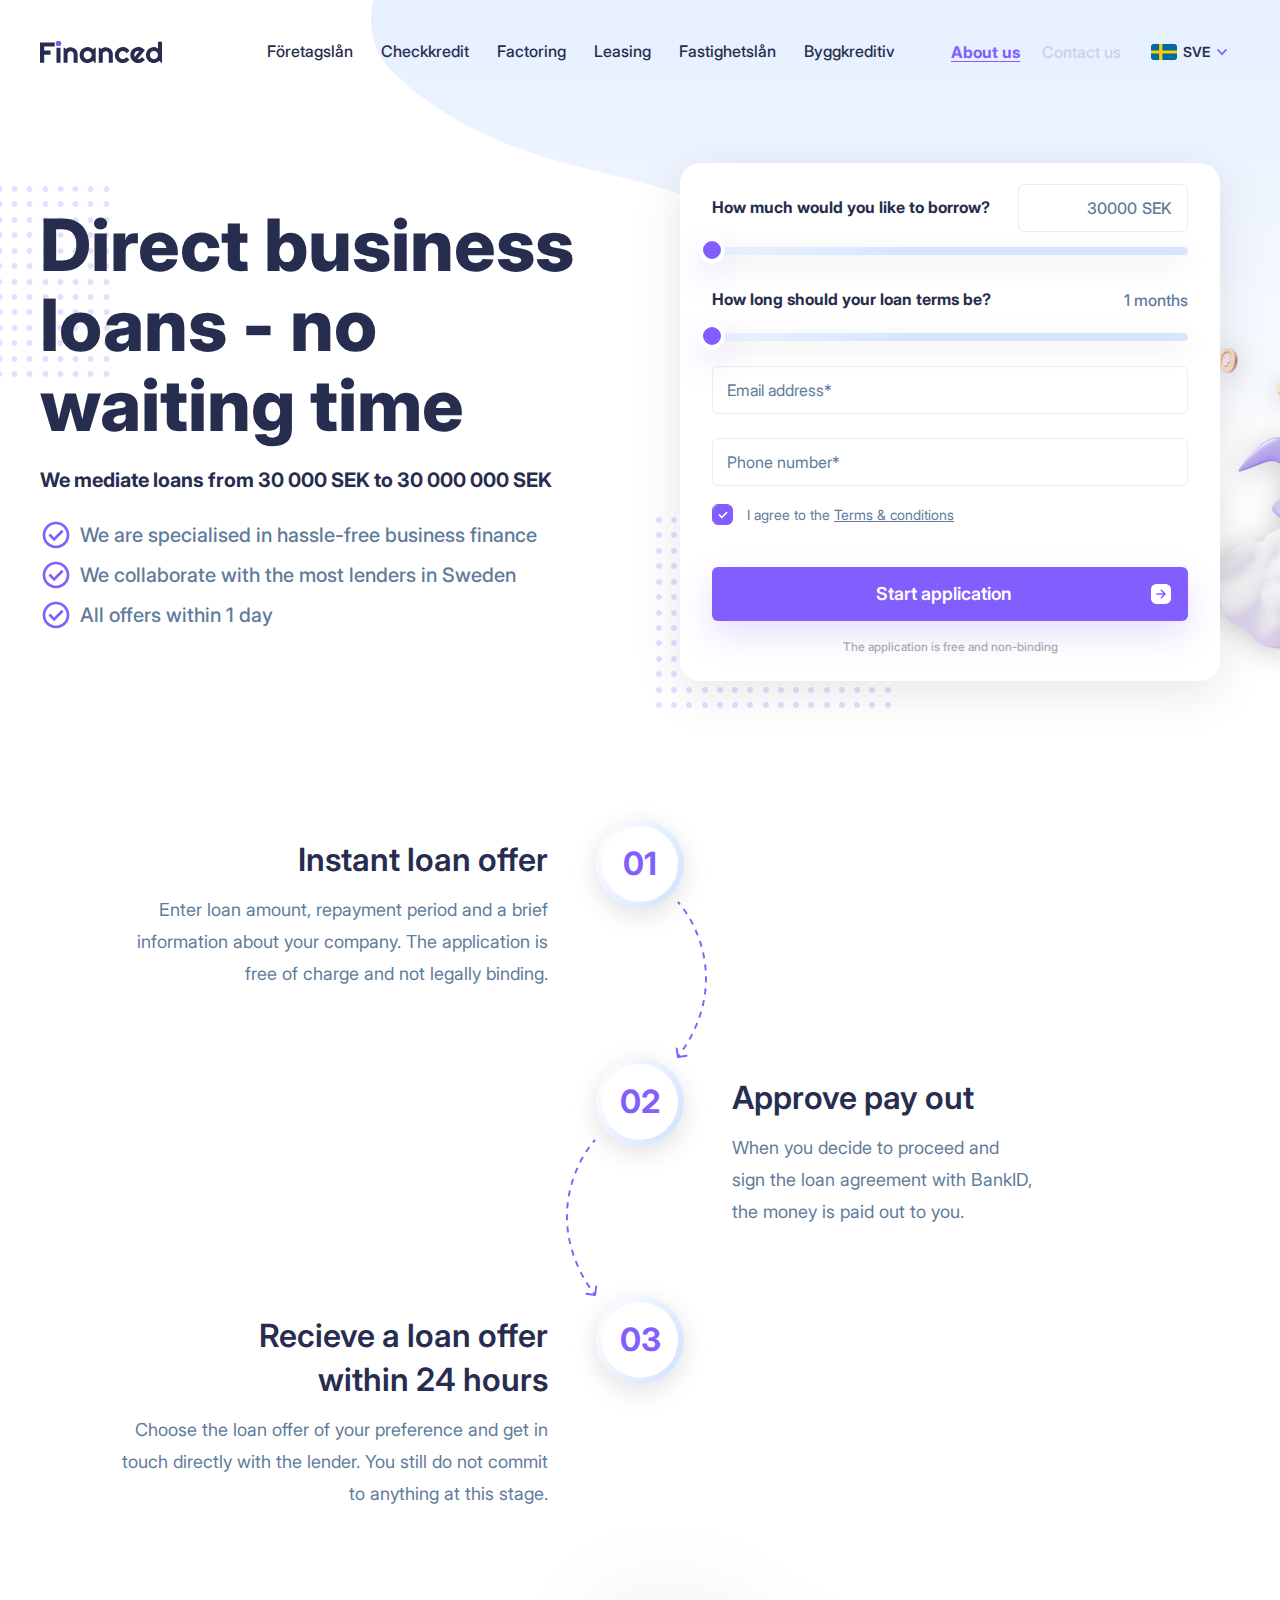
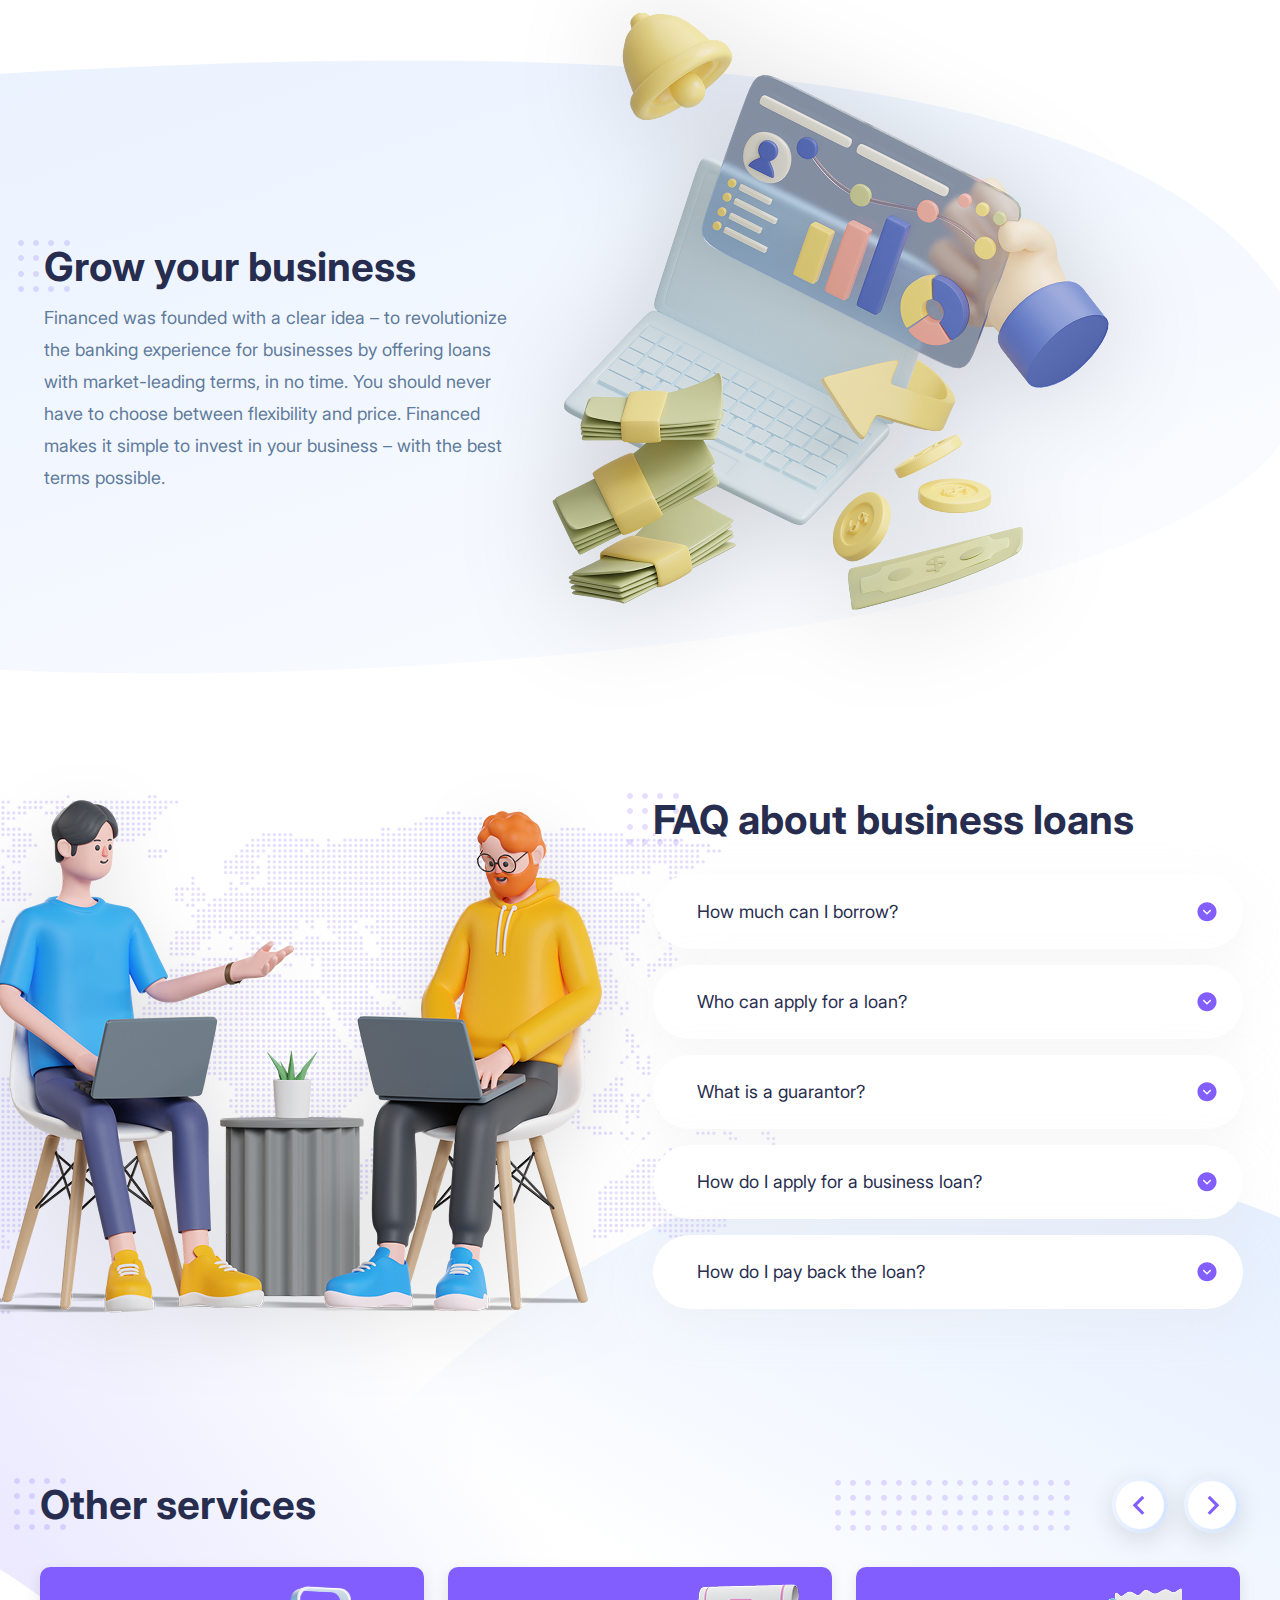
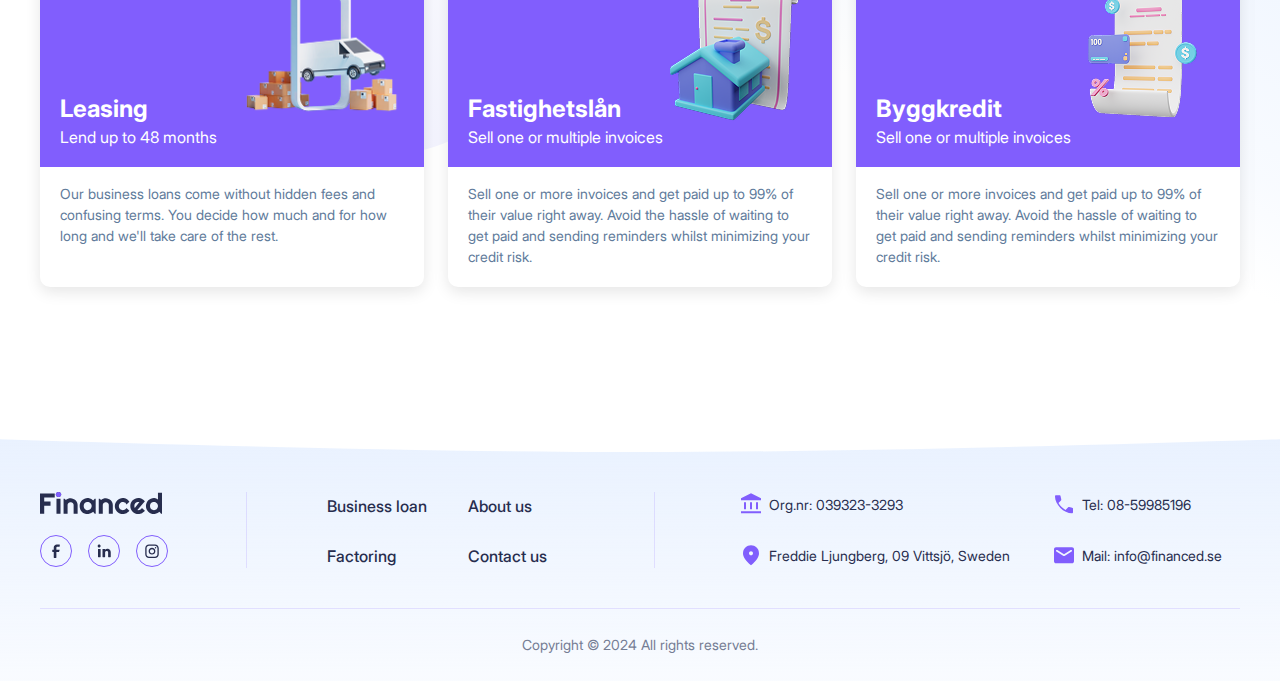
<file: page.html>
<!DOCTYPE html>
<html lang="en">

<head>
	<title>Företagslån</title>
	<meta charset="UTF-8">
	<meta name="format-detection" content="telephone=no">
	<!-- <style>body{opacity: 0;}</style> -->
	<link rel="stylesheet" href="css/style.min.css?_v=20250512165822">
	<link rel="shortcut icon" href="favicon.ico">
	<!-- <meta name="robots" content="noindex, nofollow"> -->
	<meta name="viewport" content="width=device-width, initial-scale=1.0">
</head>

<body>
	<div class="wrapper">
		<header class="header">
			<div class="header__container">
				<div class="header__body">
					<a href="#" class="header__logo">
						<img src="img/logo.svg" alt="logo">
					</a>
					<div class="header__menu menu">
						<button type="button" class="menu__icon icon-menu">
							<span class="icon-menu__icon">
								<span></span>
							</span>
							<span class="icon-menu__texts">
								<span class="icon-menu__text-1">Menu</span>
								<span class="icon-menu__text-2">Close</span>
							</span>
						</button>
						<nav class="menu__body">
							<ul class="menu__list">
								<li class="menu__item">
									<a href="#" class="menu__link">Företagslån</a>
								</li>
								<li class="menu__item">
									<a href="#" class="menu__link">Checkkredit</a>
								</li>
								<li class="menu__item">
									<a href="#" class="menu__link">Factoring</a>
								</li>
								<li class="menu__item">
									<a href="#" class="menu__link">Leasing</a>
								</li>
								<li class="menu__item">
									<a href="#" class="menu__link">Fastighetslån</a>
								</li>
								<li class="menu__item">
									<a href="#" class="menu__link">Byggkreditiv</a>
								</li>
							</ul>
							<ul class="menu__nav-list">
								<li class="menu__nav-item">
									<a href="#" class="menu__nav-link active">About us</a>
								</li>
								<li class="menu__nav-item">
									<a href="#" class="menu__nav-link">Contact us</a>
								</li>
							</ul>
							<button type="button" class="language-block">
								<img src="img/icons/flag.svg" alt="flag">
								<span>SVE</span>
							</button>
						</nav>
					</div>
				</div>
			</div>
		</header>
		<main class="page">
			<section class="hero hero--3">
				<div class="hero__container">
					<div class="hero__body">
						<div class="hero__content">
							<h1 class="hero__title">
								Direct business loans - no waiting time
							</h1>
							<div class="hero__subtitle">
								We mediate loans from 30 000 SEK to 30 000 000 SEK
							</div>
							<ul class="hero__list">
								<li>
									We are specialised in hassle-free business finance
								</li>
								<li>
									We collaborate with the most lenders in Sweden
								</li>
								<li>
									All offers within 1 day
								</li>
							</ul>
						</div>
						<form action="#" class="hero__form form-block">
							<div class="form-block__calcs">
								<div class="form-block__calc">
									<div class="form-block__calc-head">
										<div class="form-block__calc-title">
											How much would you like to borrow?
										</div>
										<div class="form-block__calc-field">
											<input autocomplete="off" type="text" name="money" placeholder="" value="2 000 000" class="form-block__input range-input">
											<div class="form-block__calc-currency">
												SEK
											</div>
										</div>
									</div>
									<div class="form-block__calc-range range-slide" data-min="30000" data-max="30000000"></div>
								</div>
								<div class="form-block__calc">
									<div class="form-block__calc-head">
										<div class="form-block__calc-title">
											How long should your loan terms be?
										</div>
										<div class="form-block__calc-deadline">
											<span class="form-block__calc-value range-value">
												24
											</span>
											<span>months</span>
										</div>
									</div>
									<div class="form-block__calc-range range-deadline" data-min="1" data-max="48"></div>
								</div>
							</div>
							<div class="form-block__inputs">
								<div class="form-block__field">
									<input autocomplete="off" type="text" name="email" placeholder="Email address*" class="form-block__input" required>
								</div>
								<div class="form-block__field">
									<input autocomplete="off" type="text" name="phone" placeholder="Phone number*" class="form-block__input" required>
								</div>
							</div>
							<label class="checkbox">
								<input class="checkbox__input" type="checkbox" checked value="1" name="form[]">
								<span class="checkbox__label"></span>
								<span class="checkbox__text">
									I agree to the <a href="#">Terms & conditions</a>
								</span>
							</label>
							<button type="submit" class="form-block__btn button">
								<span>Start application</span>
								<img src="img/icons/arrow-right-square.svg" alt="arrow-right-square">
							</button>
							<div class="form-block__warnin">
								The application is free and non-binding
							</div>
							<div class="hero__form-decor-2">
								<img src="img/page/image-1.png" alt="Image">
							</div>
						</form>
					</div>
				</div>
			</section>
			<section class="steps">
				<div class="steps__container">
					<div class="steps__items">
						<div class="steps__item">
							<div class="steps__item-num">
								01
							</div>
							<div class="steps__item-body">
								<div class="steps__item-title">
									Instant loan offer
								</div>
								<div class="steps__item-text">
									Enter loan amount, repayment period and a brief information about your company. The
									application is free of charge and not legally binding.
								</div>
							</div>

						</div>
						<div class="steps__item">
							<div class="steps__item-num">
								02
							</div>
							<div class="steps__item-body">
								<div class="steps__item-title">
									Approve pay out
								</div>
								<div class="steps__item-text">
									When you decide to proceed and <br> sign the loan agreement with BankID, <br> the
									money is
									paid out to you.
								</div>
							</div>
						</div>
						<div class="steps__item">
							<div class="steps__item-num">
								03
							</div>
							<div class="steps__item-body">
								<div class="steps__item-title">
									Recieve a loan offer <br> within 24 hours
								</div>
								<div class="steps__item-text">
									Choose the loan offer of your preference and get in touch directly with the lender.
									You still do not commit to anything at this stage.
								</div>
							</div>
						</div>
					</div>
				</div>
			</section>
			<section class="trustworthy trustworthy--2">
				<div class="trustworthy__container">
					<div class="trustworthy__body">
						<div class="trustworthy__content">
							<h2 class="trustworthy__title title">
								Grow your business
							</h2>
							<div class="trustworthy__text">
								<p>
									Financed was founded with a clear idea – to revolutionize the banking experience for
									businesses by offering loans with
									market-leading terms, in no time. You should never have to choose between
									flexibility and price. Financed makes it
									simple to invest in your business – with the best terms possible.
								</p>
							</div>
						</div>
						<div class="trustworthy__img">
							<img src="img/page/image-2.png" alt="Image">
						</div>
					</div>
				</div>
			</section>
			<section class="faq faq--reverse">
				<div class="faq__container">
					<div class="faq__body">
						<div class="faq__content">
							<h2 class="faq__title title">
								FAQ about business loans
							</h2>
							<div data-spollers data-one-spoller class="spollers">
								<details class="spollers__item">
									<summary class="spollers__title">
										<span>How much can I borrow?</span>
									</summary>
									<div class="spollers__body">
										Lorem ipsum dolor sit amet consectetur, adipisicing elit. Culpa laudantium,
										ipsum vel esse recusandae eius doloribus perferendis aliquid ab non labore
										dignissimos blanditiis excepturi nam quaerat adipisci nisi ex voluptas.
									</div>
								</details>
								<details class="spollers__item">
									<summary class="spollers__title">
										<span>Who can apply for a loan?</span>
									</summary>
									<div class="spollers__body">
										Lorem ipsum dolor sit amet consectetur, adipisicing elit. Culpa laudantium,
										ipsum vel esse recusandae eius doloribus perferendis aliquid ab non labore
										dignissimos blanditiis excepturi nam quaerat adipisci nisi ex voluptas.
									</div>
								</details>
								<details class="spollers__item">
									<summary class="spollers__title">
										<span>What is a guarantor?</span>
									</summary>
									<div class="spollers__body">
										Lorem ipsum dolor sit amet consectetur, adipisicing elit. Culpa laudantium,
										ipsum vel esse recusandae eius doloribus perferendis aliquid ab non labore
										dignissimos blanditiis excepturi nam quaerat adipisci nisi ex voluptas.
									</div>
								</details>
								<details class="spollers__item">
									<summary class="spollers__title">
										<span>How do I apply for a business loan?</span>
									</summary>
									<div class="spollers__body">
										Lorem ipsum dolor sit amet consectetur, adipisicing elit. Culpa laudantium,
										ipsum vel esse recusandae eius doloribus perferendis aliquid ab non labore
										dignissimos blanditiis excepturi nam quaerat adipisci nisi ex voluptas.
									</div>
								</details>
								<details class="spollers__item">
									<summary class="spollers__title">
										<span>How do I pay back the loan?</span>
									</summary>
									<div class="spollers__body">
										Lorem ipsum dolor sit amet consectetur, adipisicing elit. Culpa laudantium,
										ipsum vel esse recusandae eius doloribus perferendis aliquid ab non labore
										dignissimos blanditiis excepturi nam quaerat adipisci nisi ex voluptas.
									</div>
								</details>
							</div>
						</div>
						<div class="faq__img">
							<img src="img/page/image-3.png" alt="Image">
						</div>
					</div>
				</div>
			</section>
			<section class="services services--2">
				<div class="services__container">
					<div class="services__head">
						<h2 class="services__title title">
							Other services
						</h2>
						<div class="services__navigation">
							<button type="button" class="swiper-button-prev">
								<svg width="13" height="20" viewBox="0 0 13 20" fill="none" xmlns="http://www.w3.org/2000/svg">
									<path d="M0.656379 10.3721L10.1564 0.87207L12.373 3.08874L5.08971 10.3721L12.373 17.6554L10.1564 19.8721L0.656379 10.3721Z" fill="#815EFD" />
								</svg>
							</button>
							<button type="button" class="swiper-button-next">
								<svg width="13" height="20" viewBox="0 0 13 20" fill="none" xmlns="http://www.w3.org/2000/svg">
									<path d="M12.3436 10.3721L2.84362 19.8721L0.626953 17.6554L7.91029 10.3721L0.626952 3.08874L2.84362 0.87207L12.3436 10.3721Z" fill="#815EFD" />
								</svg>
							</button>
						</div>
					</div>
					<div class="services__slider swiper">
						<div class="services__wrapper swiper-wrapper">
							<div class="services__slide swiper-slide">
								<div class="services__slide-head">
									<div class="services__slide-img">
										<img src="img/factoring/image-3.png" alt="Image">
									</div>
									<div class="services__slide-info">
										<div class="services__slide-title">
											Leasing
										</div>
										<div class="services__slide-subtitle">
											Lend up to 48 months
										</div>
									</div>
								</div>
								<div class="services__slide-text">
									Our business loans come without hidden fees and confusing terms. You decide how much
									and for how long and we'll take care of the rest.
								</div>
							</div>
							<div class="services__slide swiper-slide">
								<div class="services__slide-head">
									<div class="services__slide-img">
										<img src="img/factoring/image-4.png" alt="Image">
									</div>
									<div class="services__slide-info">
										<div class="services__slide-title">
											Fastighetslån
										</div>
										<div class="services__slide-subtitle">
											Sell one or multiple invoices
										</div>
									</div>
								</div>
								<div class="services__slide-text">
									Sell one or more invoices and get paid up to 99% of their value right away. Avoid
									the hassle of waiting to get paid and sending reminders whilst minimizing your
									credit risk.
								</div>
							</div>
							<div class="services__slide swiper-slide">
								<div class="services__slide-head">
									<div class="services__slide-img">
										<img src="img/factoring/image-5.png" alt="Image">
									</div>
									<div class="services__slide-info">
										<div class="services__slide-title">
											Byggkredit
										</div>
										<div class="services__slide-subtitle">
											Sell one or multiple invoices
										</div>
									</div>
								</div>
								<div class="services__slide-text">
									Sell one or more invoices and get paid up to 99% of their value right away. Avoid
									the hassle of waiting to get paid and sending reminders whilst minimizing your
									credit risk.
								</div>
							</div>
							<div class="services__slide swiper-slide">
								<div class="services__slide-head">
									<div class="services__slide-img">
										<img src="img/factoring/image-5.png" alt="Image">
									</div>
									<div class="services__slide-info">
										<div class="services__slide-title">
											Byggkredit
										</div>
										<div class="services__slide-subtitle">
											Sell one or multiple invoices
										</div>
									</div>
								</div>
								<div class="services__slide-text">
									Sell one or more invoices and get paid up to 99% of their value right away. Avoid
									the hassle of waiting to get paid and sending reminders whilst minimizing your
									credit risk.
								</div>
							</div>
						</div>
						<div class="swiper-pagination"></div>
					</div>
				</div>
			</section>
		</main>
		<footer class="footer">
			<div class="footer__container">
				<div class="footer__body">
					<div class="footer__column">
						<a href="#" class="footer__logo">
							<img src="img/logo.svg" alt="logo">
						</a>
						<div class="footer__socials socials">
							<a href="#" class="socials__link">
								<svg width="18" height="19" viewBox="0 0 18 19" fill="none" xmlns="http://www.w3.org/2000/svg">
									<path d="M12.375 4.69727H10.125C9.71079 4.69727 9.375 5.03305 9.375 5.44727V7.69727H12.375C12.4603 7.69537 12.5412 7.73506 12.5919 7.80367C12.6426 7.87229 12.6568 7.96127 12.63 8.04227L12.075 9.69227C12.0239 9.8437 11.8823 9.94608 11.7225 9.94727H9.375V15.5723C9.375 15.7794 9.20711 15.9473 9 15.9473H7.125C6.91789 15.9473 6.75 15.7794 6.75 15.5723V9.94727H5.625C5.41789 9.94727 5.25 9.77937 5.25 9.57227V8.07227C5.25 7.86516 5.41789 7.69727 5.625 7.69727H6.75V5.44727C6.75 3.79041 8.09315 2.44727 9.75 2.44727H12.375C12.5821 2.44727 12.75 2.61516 12.75 2.82227V4.32227C12.75 4.52937 12.5821 4.69727 12.375 4.69727Z" fill="currentColor" />
								</svg>
							</a>
							<a href="#" class="socials__link">
								<svg width="18" height="19" viewBox="0 0 18 19" fill="none" xmlns="http://www.w3.org/2000/svg">
									<path fill-rule="evenodd" clip-rule="evenodd" d="M2.625 3.94727C2.625 3.11884 3.29657 2.44727 4.125 2.44727C4.52282 2.44727 4.90436 2.6053 5.18566 2.88661C5.46696 3.16791 5.625 3.54944 5.625 3.94727C5.625 4.77569 4.95343 5.44727 4.125 5.44727C3.29657 5.44727 2.625 4.77569 2.625 3.94727ZM15.75 10.2548C15.7759 8.63094 14.6681 7.20798 13.0875 6.83477C12.0283 6.60669 10.9243 6.90577 10.125 7.63727V7.32227C10.125 7.11516 9.95711 6.94727 9.75 6.94727H7.875C7.66789 6.94727 7.5 7.11516 7.5 7.32227V14.8223C7.5 15.0294 7.66789 15.1973 7.875 15.1973H9.75C9.95711 15.1973 10.125 15.0294 10.125 14.8223V10.5923C10.1065 9.83905 10.6314 9.18127 11.37 9.03227C11.8098 8.95635 12.2605 9.08019 12.5997 9.37015C12.939 9.6601 13.1315 10.086 13.125 10.5323V14.8223C13.125 15.0294 13.2929 15.1973 13.5 15.1973H15.375C15.5821 15.1973 15.75 15.0294 15.75 14.8223V10.2548ZM5.625 7.32227V14.8223C5.625 15.0294 5.45711 15.1973 5.25 15.1973H3.375C3.16789 15.1973 3 15.0294 3 14.8223V7.32227C3 7.11516 3.16789 6.94727 3.375 6.94727H5.25C5.45711 6.94727 5.625 7.11516 5.625 7.32227Z" fill="currentColor" />
								</svg>
							</a>
							<a href="#" class="socials__link">
								<svg width="18" height="19" viewBox="0 0 18 19" fill="none" xmlns="http://www.w3.org/2000/svg">
									<path fill-rule="evenodd" clip-rule="evenodd" d="M12 2.44727H6C3.92893 2.44727 2.25 4.1262 2.25 6.19727V12.1973C2.25 14.2683 3.92893 15.9473 6 15.9473H12C14.0711 15.9473 15.75 14.2683 15.75 12.1973V6.19727C15.75 4.1262 14.0711 2.44727 12 2.44727ZM14.4375 12.1973C14.4334 13.5417 13.3445 14.6306 12 14.6348H6C4.65552 14.6306 3.56662 13.5417 3.5625 12.1973V6.19727C3.56662 4.85278 4.65552 3.76388 6 3.75977H12C13.3445 3.76388 14.4334 4.85278 14.4375 6.19727V12.1973ZM12.5625 6.38477C12.9767 6.38477 13.3125 6.04898 13.3125 5.63477C13.3125 5.22055 12.9767 4.88477 12.5625 4.88477C12.1483 4.88477 11.8125 5.22055 11.8125 5.63477C11.8125 6.04898 12.1483 6.38477 12.5625 6.38477ZM9 5.82227C7.13604 5.82227 5.625 7.33331 5.625 9.19727C5.625 11.0612 7.13604 12.5723 9 12.5723C10.864 12.5723 12.375 11.0612 12.375 9.19727C12.377 8.30155 12.0221 7.44195 11.3887 6.80858C10.7553 6.17521 9.89572 5.82027 9 5.82227ZM6.9375 9.19727C6.9375 10.3364 7.86091 11.2598 9 11.2598C10.1391 11.2598 11.0625 10.3364 11.0625 9.19727C11.0625 8.05818 10.1391 7.13477 9 7.13477C7.86091 7.13477 6.9375 8.05818 6.9375 9.19727Z" fill="currentColor" />
								</svg>
							</a>
						</div>
					</div>
					<div class="footer__column">
						<nav class="footer__menu">
							<ul class="footer__menu-list">
								<li class="footer__menu-item">
									<a href="#" class="footer__menu-link">
										Business loan
									</a>
								</li>
								<li class="footer__menu-item">
									<a href="#" class="footer__menu-link">
										About us
									</a>
								</li>
								<li class="footer__menu-item">
									<a href="#" class="footer__menu-link">
										Factoring
									</a>
								</li>
								<li class="footer__menu-item">
									<a href="#" class="footer__menu-link">
										Contact us
									</a>
								</li>
							</ul>
						</nav>
					</div>
					<div class="footer__column">
						<ul class="footer__contacts">
							<li class="footer__contacts0item">
								<a href="#" class="footer__contacts-link">
									<img src="img/icons/account-balance.svg" alt="Image">
									<span>Org.nr: 039323-3293</span>
								</a>
							</li>
							<li class="footer__contacts0item">
								<a href="tel:0859985196" class="footer__contacts-link">
									<img src="img/icons/phone.svg" alt="Image">
									<span>Tel: 08-59985196</span>
								</a>
							</li>
							<li class="footer__contacts0item">
								<a href="#" class="footer__contacts-link">
									<img src="img/icons/location.svg" alt="Image">
									<span>Freddie Ljungberg, 09 Vittsjö, Sweden</span>
								</a>
							</li>
							<li class="footer__contacts0item">
								<a href="mailto:info@financed.se" class="footer__contacts-link">
									<img src="img/icons/mail.svg" alt="Image">
									<span>Mail: info@financed.se</span>
								</a>
							</li>
						</ul>
					</div>
				</div>
				<div class="footer__copy">
					Copyright © 2024 All rights reserved.
				</div>
			</div>
		</footer>
	</div>
	<script src="js/app.min.js?_v=20250512165822"></script>
</body>

</html>
</file>
<file: css/style.min.css>
@font-face{font-family:Inter;font-display:swap;src:url(../fonts/Inter-Bold.woff2) format("woff2");font-weight:700;font-style:normal}@font-face{font-family:Inter;font-display:swap;src:url(../fonts/Inter-ExtraBold.woff2) format("woff2");font-weight:800;font-style:normal}@font-face{font-family:Inter;font-display:swap;src:url(../fonts/Inter-Italic.woff2) format("woff2");font-weight:400;font-style:italic}@font-face{font-family:Inter;font-display:swap;src:url(../fonts/Inter-Medium.woff2) format("woff2");font-weight:500;font-style:normal}@font-face{font-family:Inter;font-display:swap;src:url(../fonts/Inter-Regular.woff2) format("woff2");font-weight:400;font-style:normal}@font-face{font-family:Inter;font-display:swap;src:url(../fonts/Inter-SemiBold.woff2) format("woff2");font-weight:600;font-style:normal}*{padding:0;margin:0;border:0}*,*::after,*::before{box-sizing:border-box}*::after,*::before{display:inline-block}body,html{height:100%;min-width:320px}body{color:#607b9b;line-height:1;font-family:Inter,sans-serif;font-size:16px;-ms-text-size-adjust:100%;-moz-text-size-adjust:100%;-webkit-text-size-adjust:100%;-webkit-font-smoothing:antialiased;-moz-osx-font-smoothing:grayscale}button,input,textarea{font-family:Inter,sans-serif;font-size:inherit;line-height:inherit;color:inherit;background-color:rgba(0,0,0,0)}input,textarea{width:100%}label{display:inline-block}button,option,select{cursor:pointer}a{display:inline-block;color:inherit;text-decoration:none}ul li{list-style:none}img{vertical-align:top}h1,h2,h3,h4,h5,h6{font-weight:inherit;font-size:inherit}.lock body{overflow:hidden;touch-action:none;-ms-scroll-chaining:none;overscroll-behavior:none}.wrapper{min-height:100%;display:flex;flex-direction:column;overflow:hidden}@supports (overflow:clip){.wrapper{overflow:clip}}.wrapper>main{flex:1 1 auto}.wrapper>*{min-width:0}.page{background-image:url(../img/decors/bg-1.svg);background-size:71% auto;background-position:top right;background-repeat:no-repeat;padding-top:163px}[class*=__container]{max-width:1230px;margin:0 auto;padding:0 15px}[class*="--gc"]{display:grid;min-width:0;grid-template-columns:15px 1fr minmax(auto,1200px) 1fr 15px}[class*="--gc"]>*{min-width:0;grid-column:3/4}.title{max-width:-webkit-fit-content;max-width:-moz-fit-content;max-width:fit-content;font-weight:700;line-height:125%;color:#272d4e;position:relative;z-index:2}.title::before{content:"";position:absolute;top:-2px;left:-26px;z-index:-1;width:52px;height:52px;background:url(../img/decors/decor-title.svg) center/52px 52px no-repeat}.button{max-width:-webkit-fit-content;max-width:-moz-fit-content;max-width:fit-content;width:100%;display:grid;grid-template-columns:1fr auto;align-items:center;gap:8px;min-height:54px;border-radius:6px;font-weight:600;font-size:18px;color:#fff;padding:14px 17px;box-shadow:0 14px 34px 0 rgba(129,94,253,.2);background-color:#815efd;transition:box-shadow .3s}.button span{padding-left:15px}.button img{width:20px;height:20px;-o-object-fit:contain;object-fit:contain}.swiper-pagination{display:flex;align-items:center;justify-content:center;flex-wrap:wrap;gap:8px}.swiper-pagination .swiper-pagination-bullet{cursor:pointer;background-color:#d9ceff;width:8px;height:8px;border-radius:50%;transition:background .3s}.swiper-pagination .swiper-pagination-bullet-active{background-color:#815efd}.swiper-button-next,.swiper-button-prev{flex-shrink:0;border:4px solid transparent;border-radius:50%;width:56px;height:56px;display:grid;place-content:center;padding:4px;color:#815efd;background:linear-gradient(#fff,#fff) padding-box,linear-gradient(120deg,rgba(229,239,255,0) 0,rgba(229,239,255,.26) 16%,#d7e6ff 84%) border-box;box-shadow:0 7px 27px 0 rgba(0,0,0,.12);color:#815efd}.swiper-button-prev{padding-right:7px}.swiper-button-next{padding-left:7px}.form-block{border-radius:10px;box-shadow:0 11px 50px 0 rgba(0,0,0,.1);background-color:#fff;padding:24px;display:grid;align-content:start;align-self:flex-start}.form-block .checkbox:not(:last-child){margin-bottom:20px}.form-block__title{font-weight:600;font-size:18px;color:#272d4e;margin-bottom:20px}.form-block__inputs{display:flex;flex-direction:column;gap:16px}.form-block__inputs:not(:last-child){margin-bottom:24px}.form-block__field{position:relative}.form-block__input{border:1px solid #ececec;border-radius:6px;height:48px;padding:14px}.form-block__input[placeholder]:not([data-placeholder-nohiden])::-webkit-input-placeholder{color:#607b9b;-webkit-transition:opacity .3s;transition:opacity .3s}.form-block__input[placeholder]:not([data-placeholder-nohiden]):-ms-input-placeholder{color:#607b9b;-ms-transition:opacity .3s;transition:opacity .3s}.form-block__input[placeholder]:not([data-placeholder-nohiden])::-ms-input-placeholder{color:#607b9b;-ms-transition:opacity .3s;transition:opacity .3s}.form-block__input[placeholder]:not([data-placeholder-nohiden])::placeholder{color:#607b9b;transition:opacity .3s}.form-block__input[placeholder]:not([data-placeholder-nohiden]):focus::-webkit-input-placeholder{opacity:0}.form-block__input[placeholder]:not([data-placeholder-nohiden]):focus:-ms-input-placeholder{opacity:0}.form-block__input[placeholder]:not([data-placeholder-nohiden]):focus::-ms-input-placeholder{opacity:0}.form-block__input[placeholder]:not([data-placeholder-nohiden]):focus::placeholder{opacity:0}.form-block textarea.form-block__input{height:100px;resize:vertical}.form-block__btn{max-width:100%}.form-block__warnin{margin-top:17px;font-weight:500;font-size:12px;line-height:150%;text-align:center;color:#ababab}.form-block__calcs{display:flex;flex-direction:column;gap:30px}.form-block__calcs:not(:last-child){margin-bottom:20px}.form-block__calc{display:flex;flex-direction:column;gap:10px}.form-block__calc-head{display:flex;align-items:center;justify-content:space-between;gap:16px}.form-block__calc-title{font-weight:700;font-size:16px;line-height:120%;color:#272d4e}.form-block__calc-field{max-width:170px;width:100%;position:relative}.form-block__calc-field .form-block__input{text-align:right;font-weight:500;padding-right:50px}.form-block__calc-currency{position:absolute;top:15px;right:16px;font-weight:500;font-size:16px;line-height:120%;color:#607b9b}.form-block__calc-range.range-deadline{margin-top:14px}.form-block__calc-deadline{font-weight:500;font-size:16px;text-align:right;color:#607b9b}.checkbox{position:relative;display:flex;align-items:flex-start;gap:14px}.checkbox:not(:last-child){margin-bottom:em(5)}.checkbox__input{position:absolute;width:0;height:0;opacity:0}.checkbox__input:focus-visible+.checkbox__label{box-shadow:0 0 5px #000}.checkbox__input:checked+.checkbox__label{background:url(../img/icons/tick-square.svg)}.checkbox__label{flex-shrink:0;cursor:pointer;width:21px;height:21px;border:1px solid #815efd;border-radius:6px;background-position:center;background-repeat:no-repeat;background-size:100% 100%}.checkbox__text{align-self:center;font-size:14px;line-height:150%}.checkbox__text a{text-decoration:underline}.noUi-target,.noUi-target *{-webkit-touch-callout:none;-webkit-tap-highlight-color:transparent;-webkit-user-select:none;touch-action:none;-ms-user-select:none;user-select:none;box-sizing:border-box}.noUi-target{position:relative}.noUi-base,.noUi-connects{width:100%;height:100%;position:relative;z-index:1}.noUi-connects{overflow:hidden;z-index:0}.noUi-connect,.noUi-origin{will-change:transform;position:absolute;z-index:1;top:0;right:0;height:100%;width:100%;-ms-transform-origin:0 0;-webkit-transform-origin:0 0;-webkit-transform-style:preserve-3d;transform-origin:0 0;-webkit-transform-style:flat;transform-style:flat}.noUi-txt-dir-rtl.noUi-horizontal .noUi-origin{left:0;right:auto}.noUi-vertical .noUi-origin{top:-100%;width:0}.noUi-horizontal .noUi-origin{height:0}.noUi-handle{-webkit-backface-visibility:hidden;backface-visibility:hidden;position:absolute}.noUi-touch-area{height:100%;width:100%}.noUi-state-tap .noUi-connect,.noUi-state-tap .noUi-origin{transition:-webkit-transform .3s;transition:transform .3s;transition:transform .3s,-webkit-transform .3s}.noUi-state-drag *{cursor:inherit!important}.noUi-horizontal{height:8px}.noUi-horizontal .noUi-handle{width:26px;height:26px;right:-13px;top:-10px}.noUi-vertical{width:26px}.noUi-vertical .noUi-handle{width:26px;height:26px;right:-10px;bottom:-13px}.noUi-txt-dir-rtl.noUi-horizontal .noUi-handle{left:-11px;right:auto}.noUi-target{background:linear-gradient(160deg,rgba(229,239,255,0) -100%,rgba(229,239,255,.26) -26%,#d7e6ff 40%);border-radius:6px;box-shadow:0 7px 27px 0 rgba(0,0,0,.12);margin:5px 0}.noUi-connects{border-radius:6px}.noUi-connect{background:#815efd}.noUi-draggable{cursor:ew-resize}.noUi-vertical .noUi-draggable{cursor:ns-resize}.noUi-handle{border:4px solid #fff;border-radius:50%;background:#815efd;cursor:default;box-shadow:0 14px 34px 0 rgba(129,94,253,.2)}.noUi-active{box-shadow:inset 0 0 1px #fff,inset 0 1px 7px #ddd,0 3px 6px -3px #bbb}[disabled] .noUi-connect{background:#b8b8b8}[disabled] .noUi-handle,[disabled].noUi-handle,[disabled].noUi-target{cursor:not-allowed}.noUi-pips,.noUi-pips *{box-sizing:border-box}.noUi-pips{position:absolute;color:#999}.noUi-value{position:absolute;white-space:nowrap;text-align:center}.noUi-value-sub{color:#ccc;font-size:10px}.noUi-marker{position:absolute;background:#ccc}.noUi-marker-sub{background:#aaa}.noUi-marker-large{background:#aaa}.noUi-pips-horizontal{padding:10px 0;height:80px;top:100%;left:0;width:100%}.noUi-value-horizontal{-webkit-transform:translate(-50%,50%);transform:translate(-50%,50%)}.noUi-rtl .noUi-value-horizontal{-webkit-transform:translate(50%,50%);transform:translate(50%,50%)}.noUi-marker-horizontal.noUi-marker{margin-left:-1px;width:2px;height:5px}.noUi-marker-horizontal.noUi-marker-sub{height:10px}.noUi-marker-horizontal.noUi-marker-large{height:15px}.noUi-pips-vertical{padding:0 10px;height:100%;top:0;left:100%}.noUi-value-vertical{-webkit-transform:translate(0,-50%);transform:translate(0,-50%);padding-left:25px}.noUi-rtl .noUi-value-vertical{-webkit-transform:translate(0,50%);transform:translate(0,50%)}.noUi-marker-vertical.noUi-marker{width:5px;height:2px;margin-top:-1px}.noUi-marker-vertical.noUi-marker-sub{width:10px}.noUi-marker-vertical.noUi-marker-large{width:15px}.noUi-tooltip{display:block;position:absolute;border:1px solid #d9d9d9;border-radius:3px;background:#fff;color:#000;padding:5px;text-align:center;white-space:nowrap}.noUi-horizontal .noUi-tooltip{-webkit-transform:translate(-50%,0);transform:translate(-50%,0);left:50%;bottom:120%}.noUi-vertical .noUi-tooltip{-webkit-transform:translate(0,-50%);transform:translate(0,-50%);top:50%;right:120%}.noUi-horizontal .noUi-origin>.noUi-tooltip{-webkit-transform:translate(50%,0);transform:translate(50%,0);left:auto;bottom:10px}.noUi-vertical .noUi-origin>.noUi-tooltip{-webkit-transform:translate(0,-18px);transform:translate(0,-18px);top:auto;right:28px}.menu__body{display:flex;align-items:center}.menu__list{display:flex;align-items:center;flex-wrap:wrap;gap:10px 28px}.menu__list:not(:last-child){margin-right:56px}.menu__link{font-weight:500;font-size:16px;line-height:120%;color:#272d4e;transition:color .3s}.menu__link.active{font-weight:700;color:#815efd;position:relative}.menu__link.active::after{content:"";position:absolute;bottom:0;left:0;width:100%;height:1px;background-color:#815efd}.menu__nav-list{display:flex;align-items:center;flex-wrap:wrap;gap:10px 22px}.menu__nav-list:not(:last-child){margin-right:30px}.menu__nav-link{font-weight:500;font-size:16px;line-height:130%;color:#c9d1e3;transition:color .3s}.menu__nav-link.active{font-weight:700;color:#815efd;position:relative}.menu__nav-link.active::after{content:"";position:absolute;bottom:0;left:0;width:100%;height:1px;background-color:#815efd}.icon-menu{display:none}.icon-menu__icon{position:relative;width:27px;height:18px}.icon-menu__icon span,.icon-menu__icon::after,.icon-menu__icon::before{content:"";transition:all .3s ease 0s;right:0;position:absolute;width:100%;height:3px;border-radius:3px;background-color:#815efd}.icon-menu__icon::before{top:0}.icon-menu__icon::after{bottom:0}.icon-menu__icon span{top:calc(50% - 1.5px)}.menu-open .icon-menu__icon span{width:0}.menu-open .icon-menu__icon::before{top:calc(50% - 1.5px);-webkit-transform:rotate(-45deg);transform:rotate(-45deg)}.menu-open .icon-menu__icon::after{bottom:calc(50% - 1.5px);-webkit-transform:rotate(45deg);transform:rotate(45deg)}.icon-menu__texts{overflow:hidden;font-weight:500;font-size:20px;text-transform:uppercase;color:#272d4e;display:grid;grid-template-areas:"text"}.icon-menu__text-1{grid-area:text;-webkit-transform:translate(0,0);transform:translate(0,0);transition:-webkit-transform .3s;transition:transform .3s;transition:transform .3s,-webkit-transform .3s}.menu-open .icon-menu__text-1{-webkit-transform:translate(150%,0);transform:translate(150%,0)}.icon-menu__text-2{grid-area:text;-webkit-transform:translate(-150%,0);transform:translate(-150%,0);transition:-webkit-transform .3s;transition:transform .3s;transition:transform .3s,-webkit-transform .3s}.menu-open .icon-menu__text-2{-webkit-transform:translate(0,0);transform:translate(0,0)}.spollers{display:grid;gap:16px}.spollers__item{box-shadow:0 14px 44px 0 rgba(225,225,225,.25);background-color:#fff;border-radius:60px}.spollers__title{width:100%;cursor:default;text-align:left;padding:24px 26px 24px 44px;font-size:18px;line-height:144%;color:#272d4e;position:relative;display:grid;align-items:center;grid-template-columns:1fr 20px;gap:12px;list-style:none;cursor:pointer}.spollers__title::-webkit-details-marker,.spollers__title::marker{display:none}.spollers__title span{white-space:nowrap;overflow:hidden;text-overflow:ellipsis}.spollers__title::after{content:"";width:20px;height:20px;background:url(../img/icons/arrow-Down-Circle.svg) center/20px 20px no-repeat;transition:-webkit-transform .5s ease 0s;transition:transform .5s ease 0s;transition:transform .5s ease 0s,-webkit-transform .5s ease 0s}.spollers__title._spoller-active::after{-webkit-transform:rotate(-180deg);transform:rotate(-180deg)}.spollers__body{padding:0 44px 24px 44px;font-size:18px;line-height:144%}.header{position:absolute;top:0;left:0;width:100%;z-index:20;padding:41px 0}.header__body{display:flex;align-items:center;justify-content:space-between;gap:20px}.header__logo{display:block;max-width:122px}.header__logo img{width:100%;-o-object-fit:cover;object-fit:cover}.language-block{display:flex;align-items:center;gap:6px;font-weight:600;font-size:14px;text-align:center;color:#272d4e;margin-right:12px;transition:color .3s}.language-block img{width:26px;height:16px;-o-object-fit:cover;object-fit:cover;border-radius:2px}.language-block::after{content:"";flex-shrink:0;background:url(../img/icons/arrow-down.svg) center/12px 7.5px no-repeat;width:12px;height:12px}.footer{padding-top:63px;background-image:url(../img/decors/bg-6.svg);background-repeat:no-repeat;background-size:cover;background-position:top center}.footer__body{display:grid;grid-template-columns:minmax(0,207px) minmax(0,407px) minmax(0,584px);margin-bottom:40px}.footer__column{padding:0 15px}.footer__column:nth-child(1){padding-left:0;border-right:1px solid rgba(129,94,253,.16)}.footer__column:nth-child(3n){padding-right:0;border-left:1px solid rgba(129,94,253,.16)}.footer__logo{display:block;max-width:122px}.footer__logo:not(:last-child){margin-bottom:21px}.footer__logo img{width:100%;-o-object-fit:cover;object-fit:cover}.footer__menu{padding-top:6px}.footer__menu-list{max-width:247px;width:100%;display:grid;grid-template-columns:repeat(2,1fr);gap:34px;margin:0 auto}.footer__menu-link{font-weight:500;font-size:16px;color:#272d4e;transition:color .3s}.footer__contacts{max-width:499px;width:100%;display:grid;grid-template-columns:repeat(2,auto);gap:26px;margin-left:auto}.footer__contacts-link{display:flex;align-items:center;gap:6px;font-size:14px;line-height:171%;color:#272d4e;transition:color .3s}.footer__contacts-link img,.footer__contacts-link svg{align-self:flex-start}.footer__copy{border-top:1px solid rgba(129,94,253,.16);padding:24px 0;font-size:14px;line-height:171%;color:#757d94;text-align:center}.socials{display:flex;align-items:center;flex-wrap:wrap;gap:16px}.socials__link{border-radius:50%;border:1px solid #815efd;width:32px;height:32px;padding:3px;display:grid;place-content:center;color:#272d4e;transition:color .3s}.hero{padding:74px 0 79px 0;position:relative;z-index:4}.hero--contacts{padding:22px 0 107px 0}.hero--2,.hero--3{padding:0 0 70px 0}.hero__body{display:flex;justify-content:space-between}.hero--contacts .hero__body{gap:20px}.hero--2 .hero__body,.hero--3 .hero__body{gap:15px}.hero__content{max-width:616px;width:100%;margin-top:29px;position:relative;z-index:2}.hero__content::before{content:"";position:absolute;top:-19px;left:-385px;z-index:-1;background:url(../img/decors/decor-long.svg) center/479px 191px no-repeat;width:479px;height:191px;pointer-events:none}.hero--contacts .hero__content{margin-top:81px;max-width:580px}.hero--2 .hero__content{margin-top:107px;max-width:580px}.hero--3 .hero__content{margin-top:42px;max-width:604px}.hero__title{font-weight:800;line-height:111%;color:#272d4e}.hero__title:not(:last-child){margin-bottom:28px}.hero--contacts .hero__title:not(:last-child){margin-bottom:32px}.hero--2 .hero__title:not(:last-child){margin-bottom:33px}.hero--3 .hero__title:not(:last-child){margin-bottom:20px}.hero__text{font-size:18px;line-height:144%;display:grid;align-content:start;gap:10px}.hero--contacts .hero__text:not(:last-child){margin-bottom:32px}.hero__subtitle{max-width:478px;font-weight:700;font-size:20px;line-height:150%;color:#272d4e}.hero__subtitle:not(:last-child){margin-bottom:27px}.hero--3 .hero__subtitle{max-width:none}.hero--3 .hero__subtitle:not(:last-child){margin-bottom:24px}.hero__list{font-weight:500;font-size:20px;line-height:130%;display:flex;flex-direction:column;gap:8px}.hero__list li{display:flex;align-items:center;gap:8px}.hero__list li::before{content:"";align-items:flex-start;flex-shrink:0;width:32px;height:32px;background:url(../img/icons/check-circle.svg) center/contain no-repeat}.hero__img{max-width:785px;width:100%;margin-right:-203px}.hero__img img{width:100%;-o-object-fit:cover;object-fit:cover;-webkit-filter:drop-shadow(0 8px 25px rgba(0, 0, 0, .17));filter:drop-shadow(0 8px 25px rgba(0, 0, 0, .17))}.hero__form{max-width:561px;width:100%;position:relative;padding:34px 32px 32px 32px}.hero__form::after{content:"";position:absolute;top:116px;bottom:-30px;right:-30px;left:110px;z-index:-2;background:url(../img/decors/decor-big.svg) bottom right/cover no-repeat}.hero--2 .hero__form,.hero--3 .hero__form{max-width:596px;padding:24px}.hero--2 .hero__form::after,.hero--3 .hero__form::after{content:"";top:auto;bottom:-20px;right:auto;left:-23px;width:235px;height:191px;background:url(../img/decors/decor.svg) bottom left/cover no-repeat}.hero--2 .hero__form .form-block__inputs:not(:last-child),.hero--3 .hero__form .form-block__inputs:not(:last-child){margin-bottom:20px}.hero--3 .hero__form{max-width:540px;padding:21px 32px 25px 32px;margin-right:20px;border-radius:20px}.hero--3 .hero__form::after{bottom:-27px;left:-24px}.hero--3 .hero__form .form-block__inputs{gap:24px}.hero--3 .hero__form .form-block__inputs:not(:last-child){margin-bottom:18px}.hero--3 .hero__form .checkbox:not(:last-child){margin-bottom:42px}.hero__contacts{display:flex;align-items:center;flex-wrap:wrap;gap:26px}.hero__contacts-link{display:flex;align-items:center;gap:12px;font-weight:700;font-size:20px;line-height:120%;color:#272d4e;transition:color .3s}.hero__contacts-icon{flex-shrink:0;border:6px solid transparent;border-radius:50%;width:61px;height:61px;display:grid;place-content:center;padding:6px;color:#815efd;background:linear-gradient(#fff,#fff) padding-box,linear-gradient(120deg,rgba(229,239,255,0) 0,rgba(229,239,255,.26) 16%,#d7e6ff 84%) border-box;box-shadow:0 7px 27px 0 rgba(0,0,0,.12)}.hero__decor-1{position:absolute;top:-71px;left:-116px;z-index:-1;max-width:89px}.hero__decor-1 img{width:100%;-o-object-fit:cover;object-fit:cover;-webkit-filter:drop-shadow(0 20px 35px rgba(0, 0, 0, .1));filter:drop-shadow(0 20px 35px rgba(0, 0, 0, .1))}.hero__form-decor-1{position:absolute;top:-100px;right:-86px;max-width:158px}.hero__form-decor-1 img{width:100%;-o-object-fit:cover;object-fit:cover;-webkit-filter:drop-shadow(0 20px 35px rgba(0, 0, 0, .1));filter:drop-shadow(0 20px 35px rgba(0, 0, 0, .1))}.hero__form-decor-2{position:absolute;right:-188px;bottom:14px;z-index:-1;max-width:235px}.hero__form-decor-2 img{width:100%;-o-object-fit:cover;object-fit:cover;-webkit-filter:drop-shadow(0 13px 14px rgba(0, 0, 0, .15));filter:drop-shadow(0 13px 14px rgba(0, 0, 0, .15))}.hero--2 .hero__form-decor-2{right:-357px;bottom:14px;max-width:500px}.hero--2 .hero__form-decor-2 img{-webkit-filter:drop-shadow(0 4px 23px rgba(0, 0, 0, .1));filter:drop-shadow(0 4px 23px rgba(0, 0, 0, .1))}.hero--3 .hero__form-decor-2{max-width:339px;right:-295px;bottom:32px}.hero--3 .hero__form-decor-2 img{-webkit-filter:drop-shadow(0 4px 14px rgba(0, 0, 0, .21));filter:drop-shadow(0 4px 14px rgba(0, 0, 0, .21))}.features{padding:82px 0 63px 0}.features__title{margin:0 auto 67px auto}.features__body{display:flex;flex-direction:row-reverse;justify-content:space-between;gap:20px}.features__content{max-width:563px;width:100%;display:flex;flex-direction:column;padding-top:5px;gap:36px;position:relative;z-index:3}.features__item{display:flex;gap:20px}.features__item-num{flex-shrink:0;font-weight:700;font-size:32px;color:#815efd;text-align:center;width:88px;height:88px;border-radius:50%;display:grid;padding:6px;box-shadow:0 7px 27px 0 rgba(0,0,0,.12);background:linear-gradient(120deg,rgba(229,239,255,0) 0,rgba(229,239,255,.26) 16%,#d7e6ff 84%)}.features__item-num span{background-color:#fff;border-radius:50%;display:grid;place-content:center;width:100%;height:100%}.features__item-body{display:flex;flex-direction:column;gap:6px}.features__item-title{font-weight:700;line-height:137%;color:#272d4e}.features__item-text{font-size:18px;line-height:178%}.features__img{max-width:585px;width:100%;margin-left:15px;position:relative;z-index:2}.features__img::before{content:"";position:absolute;top:-276px;right:110px;z-index:-1;width:1200px;height:1300px;pointer-events:none;background:url(../img/decors/bg-2.svg) top right/contain no-repeat}.features__img img{width:100%;-o-object-fit:cover;object-fit:cover;-webkit-filter:drop-shadow(0 20px 35px rgba(0, 0, 0, .1));filter:drop-shadow(0 20px 35px rgba(0, 0, 0, .1))}.trustworthy{padding:64px 0 121px 0;background-image:url(../img/decors/bg-3.svg);background-repeat:no-repeat;background-size:100% auto;background-position:top 67px right}.trustworthy__body{display:flex;align-items:center;justify-content:space-between;gap:20px}.trustworthy--2 .trustworthy__body{justify-content:stretch;gap:40px}.trustworthy__content{max-width:535px;width:100%;margin-left:4px;padding-top:50px}.trustworthy--2 .trustworthy__content{max-width:468px;padding-top:114px}.trustworthy__title{margin-bottom:10px}.trustworthy__text{font-size:18px;line-height:178%;display:grid;align-content:start;gap:10px}.trustworthy__img{align-self:flex-start;max-width:599px;width:100%}.trustworthy__img img{width:100%;-o-object-fit:cover;object-fit:cover;-webkit-filter:drop-shadow(0 8px 54px rgba(0, 0, 0, .16));filter:drop-shadow(0 8px 54px rgba(0, 0, 0, .16))}.trustworthy--2 .trustworthy__img{max-width:557px;margin:-36px 0}.raising{padding:121px 0 105px 0}.raising__body{display:flex;align-items:center;flex-direction:row-reverse;justify-content:space-between;gap:20px}.raising__content{max-width:573px;width:100%;padding-bottom:37px}.raising__title{margin-bottom:23px}.raising__text{font-size:18px;line-height:178%;display:grid;align-content:start;gap:10px;margin-bottom:30px}.raising__rating{max-width:117px}.raising__rating img{width:100%;-o-object-fit:contain;object-fit:contain}.raising__img{align-self:flex-start;max-width:518px;width:100%;margin-left:14px}.raising__img img{width:100%;-o-object-fit:cover;object-fit:cover;-webkit-filter:drop-shadow(0 20px 35px rgba(0, 0, 0, .1));filter:drop-shadow(0 20px 35px rgba(0, 0, 0, .1))}.quote{padding:173px 0 200px 0;background-image:url(../img/decors/bg-4.svg);background-repeat:no-repeat;background-size:auto 100%;background-position:center right}.quote__container{max-width:1170px}.quote__body{display:flex;gap:31px}.quote__body img{align-self:flex-start;flex-shrink:0;width:78px;height:auto;-o-object-fit:cover;object-fit:cover}.quote__text{max-width:870px;padding-top:25px;font-style:italic;font-weight:400;font-size:24px;line-height:158%;text-align:center}.quote__text span{color:#815efd;font-weight:700}.partners{padding:149px 0 30px 0}.partners__head{max-width:534px;width:100%;display:flex;align-items:center;flex-direction:column;gap:18px;text-align:center;margin:0 auto 45px auto}.partners__text{font-size:18px;line-height:183%}.partners__slider .swiper-pagination{display:none}.partners__slide{flex:1 1 auto;display:grid;place-content:center}.partners__slide img{max-width:100%}.faq{padding:125px 0 178px 0;background-image:url(../img/decors/bg-5.svg);background-repeat:no-repeat;background-size:cover;background-position:center bottom}.faq--2{background:rgba(0,0,0,0);padding:109px 0 63px 0}.faq--reverse{background:rgba(0,0,0,0);padding:100px 0 95px 0}.faq__container{max-width:1215px}.faq--2 .faq__container,.faq--reverse .faq__container{max-width:1278px}.faq__body{display:flex;justify-content:space-between;gap:20px}.faq__body>*:not(.faq__img){position:relative;z-index:4}.faq--2 .faq__body{margin-left:30px}.faq--reverse .faq__body{flex-direction:row-reverse}.faq__content{max-width:590px;width:100%;padding-top:64px}.faq--2 .faq__content{padding-top:37px}.faq--reverse .faq__content{padding-top:0;margin-right:21px}.faq__title{margin-bottom:30px}.faq__img{max-width:521px;align-self:flex-start;width:100%;position:relative;margin-right:15px;z-index:2}.faq__img::before{content:"";position:absolute;bottom:0;left:-227px;z-index:-1;width:1073px;height:519px;pointer-events:none;background:url(../img/decors/map.svg) center/100% auto no-repeat}.faq__img img{width:100%;-o-object-fit:cover;object-fit:cover;-webkit-filter:drop-shadow(0 20px 35px rgba(0, 0, 0, .1));filter:drop-shadow(0 20px 35px rgba(0, 0, 0, .1))}.faq--2 .faq__img{max-width:573px;margin-right:0}.faq--2 .faq__img::before{bottom:-55px;left:111px}.faq--reverse .faq__img{max-width:715px;margin-right:0;margin-left:-122px}.faq--reverse .faq__img::before{bottom:auto;top:0;left:-170px}.contactus{padding:15px 0 60px 0}.contactus__body{display:flex;align-items:center;flex-direction:row-reverse;gap:24px}.contactus__content{max-width:465px;width:100%}.contactus__head{margin-bottom:21px}.contactus__title{margin-bottom:8px}.contactus__text{font-size:18px;line-height:183%}.contactus__form{max-width:467px;padding:32px;position:relative}.contactus__form::after{content:"";position:absolute;top:116px;bottom:-30px;right:-30px;left:16px;z-index:-1;background:url(../img/decors/decor-big.svg) bottom right/cover no-repeat}.contactus__img{align-self:flex-start;max-width:938px;width:100%;margin-left:-227px}.contactus__img img{width:100%;-o-object-fit:cover;object-fit:cover}.how-it-works{padding:32px 0 81px 0}.how-it-works__head{max-width:530px;width:100%;margin:0 auto 22px auto;display:flex;flex-direction:column;align-items:center;gap:15px;text-align:center}.how-it-works__text{font-size:18px;line-height:183%}.how-it-works__slider{padding:10px 30px 45px 30px;margin:0 -30px}.how-it-works__slider .swiper-pagination{padding-top:44px}.how-it-works__slide{display:flex;flex-direction:column;position:relative}.how-it-works__slide:not(:last-child)::before{content:"";position:absolute;top:36px;left:40%;z-index:-1;width:100%;height:16px;background:url(../img/decors/arrow-line.svg) center right/contain no-repeat}.how-it-works__slide-num{flex-shrink:0;border:6px solid transparent;border-radius:50%;width:88px;height:88px;display:grid;place-content:center;padding:6px;color:#815efd;background:linear-gradient(#fff,#fff) padding-box,linear-gradient(120deg,rgba(229,239,255,0) 0,rgba(229,239,255,.26) 16%,#d7e6ff 84%) border-box;box-shadow:0 7px 27px 0 rgba(0,0,0,.12);font-weight:700;font-size:32px;color:#815efd;margin:0 auto -17px auto;position:relative}.how-it-works__slide-body{flex:1 1 auto;padding:37px 24px 24px 24px;border-radius:10px;box-shadow:0 14px 44px 0 rgba(0,0,0,.1);background-color:#fff;text-align:center;display:flex;flex-direction:column;gap:8px}.how-it-works__slide-title{font-weight:700;font-size:24px;line-height:150%;color:#272d4e}.how-it-works__slide-text{font-size:18px;line-height:178%}.info{padding:91px 0 109px 0;background-image:url(../img/decors/bg-7.svg);background-position:top center;background-repeat:no-repeat;background-size:cover}.info__body{display:flex;flex-direction:row-reverse;justify-content:space-between;gap:20px}.info__content{padding-top:103px;max-width:532px;width:100%;margin-right:36px}.info__title{margin-bottom:23px}.info__text{display:grid;align-content:start;gap:32px;font-size:18px;line-height:178%}.info__img{align-self:flex-start;max-width:560px;width:100%}.info__img img{width:100%;-o-object-fit:cover;object-fit:cover;-webkit-filter:drop-shadow(0 20px 35px rgba(0, 0, 0, .1));filter:drop-shadow(0 20px 35px rgba(0, 0, 0, .1))}.services{padding:63px 0 122px 0}.services.services--2{position:relative}.services.services--2::before{content:"";position:absolute;right:auto;top:auto;left:-223px;z-index:-1;bottom:273px;width:860px;height:1297px;background:url(../img/decors/bg-9.svg) bottom right/cover no-repeat}.services.services--2::after{content:"";position:absolute;right:-90px;top:-268px;z-index:-1;width:1200px;height:1297px;pointer-events:none;background:url(../img/decors/bg-8.svg) top left/cover no-repeat}.services__container{position:relative;z-index:2}.services__container::before{content:"";position:absolute;right:736px;top:-122px;z-index:-1;width:1200px;height:1297px;pointer-events:none;background:url(../img/decors/bg-2.svg) top right/cover no-repeat}.services--2 .services__container::before{display:none}.services__head{display:flex;align-items:center;justify-content:space-between;gap:15px;margin-bottom:24px}.services__navigation{display:flex;align-items:center;gap:16px;position:relative;z-index:2}.services__navigation::before{content:"";position:absolute;top:50%;right:calc(100% + 42px);z-index:-1;-webkit-transform:translate(0,-50%);transform:translate(0,-50%);width:235px;height:51px;background:url(../img/decors/decor-long-small.svg) top right/cover no-repeat}.services__slider{padding:10px 15px 20px 15px;margin:0 -15px}.services__slider .swiper-pagination{padding-top:24px;display:none}.services__slide{box-shadow:0 5px 15px 0 rgba(0,0,0,.1);background-color:#fff;border-radius:10px;display:flex;flex-direction:column}.services__slide-head{border-radius:10px 10px 0 0;background-color:#815efd;color:#fff;padding:5px 5px 20px 20px;min-height:200px;display:flex;flex-wrap:wrap}.services__slide-img{max-width:186px;width:100%;min-height:161px;max-height:161px;margin-left:auto;margin-bottom:-38px;display:flex;align-items:center;justify-content:center}.services__slide-img img{display:block;max-width:100%;max-height:100%;-o-object-fit:contain;object-fit:contain}.services__slide-info{align-self:flex-end;width:100%}.services__slide-title{font-weight:700;font-size:24px;line-height:120%}.services__slide-title:not(:last-child){margin-bottom:4px}.services__slide-subtitle{line-height:120%}.services__slide-text{flex:1 1 auto;padding:16px 20px 20px 20px;font-size:14px;line-height:150%}.steps{padding:69px 0 70px 0}.steps__items{display:grid;grid-template-columns:1fr 88px 1fr;gap:20px 48px}.steps__item{grid-column:1/3;display:grid;grid-template-columns:1fr 88px;gap:48px;text-align:right;min-height:218px}.steps__item .steps__item-num{order:1}.steps__item:not(:last-child){position:relative}.steps__item:not(:last-child)::after{content:"";position:absolute;top:81px;right:-23px;z-index:-1;width:30%;height:calc(100% - 61px);background:url(../img/decors/arrow-line-down.svg) bottom right/auto 100% no-repeat;pointer-events:none}.steps__item:nth-child(even){grid-column:2/-1;grid-template-columns:88px 1fr;text-align:left}.steps__item:nth-child(even):not(:last-child)::after{top:81px;right:auto;left:-30px;background:url(../img/decors/arrow-line-down-2.svg) bottom left/auto 100% no-repeat}.steps__item:nth-child(even) .steps__item-num{order:-1}.steps__item:nth-child(even) .steps__item-body{margin-left:0;margin-right:auto}.steps__item-num{text-align:center;border:6px solid transparent;border-radius:50%;width:88px;height:88px;display:grid;place-content:center;padding:6px;color:#815efd;background:linear-gradient(#fff,#fff) padding-box,linear-gradient(120deg,rgba(229,239,255,0) 0,rgba(229,239,255,.26) 16%,#d7e6ff 84%) border-box;box-shadow:0 7px 27px 0 rgba(0,0,0,.12);font-weight:700;font-size:32px;color:#815efd}.steps__item-body{padding-top:18px;display:flex;flex-direction:column;gap:12px;max-width:429px;margin-left:auto}.steps__item-title{font-weight:600;font-size:32px;line-height:137%;color:#272d4e}.steps__item-text{font-size:18px;line-height:178%}.swiper{overflow:hidden}.swiper-initialized{touch-action:pan-y}.swiper-wrapper{width:100%;height:100%;box-sizing:content-box;display:flex;position:relative}.swiper-vertical .swiper-wrapper{flex-direction:column}.swiper-autoheight .swiper-wrapper{align-items:flex-start}.swiper-initialized .swiper-slide{flex-shrink:0}.swiper-android .swiper-slide,.swiper-android .swiper-wrapper{-webkit-transform:translate3d(0,0,0);transform:translate3d(0,0,0)}.swiper-button-lock,.swiper-pagination-lock{display:none!important}@media (min-width:767.98px){.partners__wrapper{flex-wrap:wrap;gap:28px 50px}}@media (min-width:1230px){.title{font-size:40px}.hero__title{font-size:72px}.features__item-title{font-size:32px}}@media (min-width:1921.98px){.features__img::before{width:50vw;background:url(../img/decors/bg-2.svg) top right/cover no-repeat}.quote{background-size:100% auto}.services.services--2::after,.services.services--2::before{width:50vw}.services__container::before{width:50vw}}@media (max-width:1599.98px){.trustworthy{background-size:2028px auto}}@media (max-width:1439.98px){.quote{background-position:center left 10px}}@media (max-width:1230px){.language-block{margin-right:0}.hero__body{gap:15px}.hero__img{margin-right:0}.hero--3 .hero__form{margin-right:0;margin-top:0}.hero__decor-1{top:-80px;left:-20px;max-width:79px}.hero__form-decor-1{top:-48px;right:-20px;max-width:100px}.hero__form-decor-2{display:none}.hero--2 .hero__form-decor-2{display:block;bottom:auto;top:-99px;right:-14px;max-width:128px}.hero--3 .hero__form-decor-2{display:block;bottom:auto;top:-92px;right:-33px;max-width:143px}.trustworthy__content{margin-left:0}.trustworthy--2 .trustworthy__img{margin:0}.raising__img{margin-left:0}.faq--2 .faq__body{margin-left:0}.faq--reverse .faq__content{margin-right:0}.faq__img{margin-right:0}.faq--reverse .faq__img{width:auto;max-width:none;margin-left:-15px}.info__body{align-items:center}.info__content{padding-top:0;margin-right:0}}@media (max-width:1199.98px){.menu__body{gap:20px}.menu__list{gap:6px 15px}.menu__list:not(:last-child){margin-right:0}.menu__nav-list{gap:6px 15px}.menu__nav-list:not(:last-child){margin-right:0}}@media (max-width:991.98px){.menu__body{position:fixed;width:100%;height:100%;left:-100%;top:0;overflow:auto;flex-direction:column;align-items:stretch;gap:0;background:#fff linear-gradient(180deg,#e5efff 0,rgba(229,239,255,.26) 83.7%,rgba(229,239,255,0) 100%);padding:90px 0 30px 0;transition:left .3s}.menu__body::before{content:"";position:fixed;width:100%;height:82px;left:-100%;top:0;background:linear-gradient(180deg,#e5efff 0,rgba(229,239,255,.26) 83.7%,rgba(229,239,255,0) 100%);backdrop-filter:blur(10px);transition:left .3s;z-index:2}.menu-open .menu__body{left:0}.menu-open .menu__body::before{left:0}.menu__list{flex-direction:column;align-items:stretch;gap:0}.menu__link{display:flex;padding:18px 15px;border-bottom:1px solid rgba(129,94,253,.16);font-weight:700;font-size:24px}.menu__nav-list{flex-direction:column;align-items:stretch;gap:0}.menu__nav-link{display:flex;padding:18px 15px;border-bottom:1px solid rgba(129,94,253,.16);font-weight:700;font-size:24px}.icon-menu{display:flex;align-items:center;gap:6px;position:relative;z-index:5}.header{padding:30px 0}.header__logo{position:relative;z-index:5}.language-block{font-weight:700;font-size:24px;gap:18px;padding:18px 15px;border-bottom:1px solid rgba(129,94,253,.16)}.language-block img{width:39px;height:24px}.language-block::after{margin-left:auto;background-size:16px 9px}.footer__body{display:flex;flex-wrap:wrap;gap:30px 0}.footer__column{flex:1 1 auto;width:50%;min-width:200px}.footer__column:nth-child(3n){padding-left:0;border-left:none}.footer__contacts{margin-left:0}.hero{padding:30px 0}.hero--3 .hero__form{padding:20px}.hero--3 .hero__form .checkbox:not(:last-child){margin-bottom:24px}.features__item-num{width:64px;height:64px;font-size:20px;margin-top:5px}.features__img{max-width:40%}.features__img::before{right:-100px}.trustworthy{background-position:top right -662px;background-size:auto 100%}.trustworthy__content{padding-top:0}.trustworthy--2 .trustworthy__content{padding-top:0}.raising__content{padding-bottom:0}.quote{background-size:1284px 100%;background-position:center left -322px}.contactus__form{max-width:100%;padding:22px}.contactus__img{margin-left:0}.how-it-works__slide:not(:last-child)::before{background-size:auto 100%;height:20px;top:33px}.services.services--2::after,.services.services--2::before{display:none}.services--2 .services__container::before{display:block}.services__container::before{right:auto;top:auto;left:0;bottom:-60px;width:246px;height:640px;pointer-events:none;background:url(../img/decors/bg-9.svg) bottom right/cover no-repeat}.services__container::after{content:"";position:absolute;right:0;top:-42px;z-index:-1;width:319px;height:499px;pointer-events:none;background:url(../img/decors/bg-8.svg) top left/cover no-repeat}.steps__items{gap:20px}.steps__item{gap:20px}}@media (max-width:991.98px)and (any-hover:none){.icon-menu{cursor:default}}@media (max-width:767.98px){.page{padding-top:126px;background-size:746px 383px;background-position:top left 171px}.title{font-size:24px}.form-block__title{margin-bottom:12px}.form-block__inputs:not(:last-child){margin-bottom:16px}.form-block__calc{gap:16px}.form-block__calc-head{flex-wrap:wrap}.form-block__calc-field{max-width:100%}.form-block__calc-range.range-deadline{margin-top:5px}.spollers__title{padding:19px 12px 19px 18px;font-size:16px;line-height:150%}.spollers__body{padding:0 18px 19px 18px;font-size:16px;line-height:150%}.footer{background-position:top -30px center}.hero{margin-bottom:68px}.hero.hero--2,.hero.hero--3{margin-bottom:38px}.hero__content{margin-top:0}.hero__content::before{top:-19px;left:-181px;background:url(../img/decors/decor.svg) center/198px 161px no-repeat;width:198px;height:161px}.hero--2 .hero__content,.hero--3 .hero__content,.hero--contacts .hero__content{margin-top:0}.hero__title{font-size:36px}.hero__title{line-height:117%}.hero__title:not(:last-child){margin-bottom:25px}.hero--contacts .hero__title:not(:last-child){margin-bottom:17px}.hero--2 .hero__title:not(:last-child),.hero--3 .hero__title:not(:last-child){margin-bottom:26px}.hero__text{font-size:16px;line-height:150%}.hero--contacts .hero__text:not(:last-child){margin-bottom:24px}.hero__subtitle:not(:last-child){margin-bottom:18px}.hero--3 .hero__subtitle:not(:last-child){margin-bottom:18px}.hero__list{font-size:16px;line-height:150%;gap:12px}.hero__form{padding:22px}.hero__contacts{gap:16px}.hero__decor-1{max-width:50px;top:-55px;left:-15px}.features{padding:0 0 74px 0}.features__content{padding-top:0;gap:20px}.features__item{gap:14px}.features__item-title{font-size:20px}.features__item-text{font-size:16px;line-height:150%}.trustworthy{padding:75px 0 68px 0}.trustworthy__text{font-size:16px;line-height:162%}.raising{padding:68px 0}.raising__title{margin-bottom:13px}.raising__text{font-size:16px;line-height:162%;margin-bottom:23px}.quote{padding:80px 0 100px 0}.quote__text{font-size:16px;line-height:150%}.partners{padding:53px 0 30px 0}.partners__head{margin-bottom:20px;gap:20px}.partners__text{font-size:16px;line-height:162%}.partners__slider{padding:0 15px;margin:0 -15px}.partners__slider .swiper-pagination{display:flex}.faq{padding:50px 0 105px 0;background-position:center bottom -20px}.faq.faq--2{padding:70px 0 47px 0}.faq.faq--reverse{padding:70px 0 60px 0}.faq__title{margin-bottom:21px}.contactus{padding:73px 0 31px 0}.contactus__head{margin-bottom:14px}.contactus__title{margin-bottom:14px}.contactus__text{font-size:16px;line-height:150%}.how-it-works{padding:30px 0 20px 0}.how-it-works__head{margin:0 auto 10px auto}.how-it-works__text{font-size:16px;line-height:162%}.how-it-works__slide-title{font-size:20px}.how-it-works__slide-text{font-size:16px;line-height:150%}.info{padding:65px 0}.info__title{margin-bottom:8px}.info__text{font-size:16px;line-height:162%;gap:20px}.services{padding:50px 0 60px 0}.services__head{margin-bottom:17px}.steps{padding:29px 0 50px 0}.steps__items{grid-template-columns:1fr 56px 1fr}.steps__item{grid-template-columns:1fr 56px}.steps__item:not(:last-child)::after{top:60px;height:calc(100% - 46px)}.steps__item:nth-child(even){grid-template-columns:56px 1fr}.steps__item:nth-child(even):not(:last-child)::after{top:60px}.steps__item-num{font-size:20px;width:56px;height:56px}.steps__item-body{gap:6px}.steps__item-title{font-size:16px;line-height:150%}.steps__item-text{font-size:16px;line-height:150%}}@media (max-width:649.98px){.spollers__item{border-radius:30px}.footer__body{gap:27px}.footer__column{padding:0;width:100%}.footer__column:nth-child(1){padding:0;border-right:none;padding-bottom:21px}.footer__column:not(:last-child){border-bottom:1px solid rgba(129,94,253,.16)}.footer__logo{margin:0 auto}.footer__socials{max-width:-webkit-fit-content;max-width:-moz-fit-content;max-width:fit-content;margin:0 auto}.footer__menu{margin-bottom:27px;padding-top:0}.footer__menu-list{max-width:-webkit-fit-content;max-width:-moz-fit-content;max-width:fit-content;min-width:278px}.footer__contacts{grid-template-columns:1fr;max-width:278px;margin:0 auto}.hero{padding:0}.hero__body{flex-direction:column;gap:30px}.hero--contacts .hero__body{gap:44px}.hero--2 .hero__body{gap:26px}.hero--3 .hero__body{gap:33px}.hero__form{max-width:100%}.hero--2 .hero__form{max-width:100%}.hero--2 .hero__form::after{display:none}.hero--2 .hero__form .form-block__inputs:not(:last-child){margin-bottom:16px}.hero--3 .hero__form{max-width:100%}.hero--3 .hero__form::after{display:none}.features__title{margin:0 0 19px 0}.features__body{flex-direction:column;gap:42px}.features__img{max-width:100%}.features__img::before{top:-72px;right:114px;width:100%;height:100%;background-size:cover}.trustworthy__body{align-items:stretch;flex-direction:column;gap:31px}.trustworthy__img{max-width:100%}.raising__body{flex-direction:column;align-items:stretch}.raising__img{max-width:100%}.quote__body{flex-direction:column;gap:8px}.quote__text{padding-top:0}.faq{background-position:center bottom -40px}.faq__body{flex-direction:column;gap:45px}.faq--2 .faq__body{gap:30px}.faq--reverse .faq__body{flex-direction:column}.faq__content{max-width:100%;padding-top:0}.faq--2 .faq__content{padding-top:0}.faq__img{margin:0 auto}.faq__img::before{left:-190px;bottom:-24px;width:827px;height:400px}.faq--2 .faq__img::before{bottom:-2px;left:-39px;width:465px;height:225px}.faq--reverse .faq__img::before{left:-42px;width:465px;height:225px}.contactus__body{flex-direction:column;align-items:stretch;gap:25px}.contactus__content{max-width:100%}.contactus__form::after{top:76px;bottom:-30px;right:-30px;left:141px}.contactus__img{margin-left:-40px;max-width:none;width:auto}.info{background-image:url(../img/decors/bg-3.svg);background-size:auto 100%;background-position:center right -660px}.info__body{align-items:stretch;flex-direction:column;gap:26px}.info__img{margin:0 auto}.services__navigation{display:none}.services__slider .swiper-pagination{display:flex}.services__slide-head{padding:5px 5px 16px 16px}.services__slide-title:not(:last-child){margin-bottom:1px}.services__slide-text{padding:13px 16px 14px 16px}}@media (max-width:479.98px){.spollers{gap:12px}.spollers__title{font-size:14px}.spollers__body{font-size:14px}.features__img::before{top:-72px;right:100px;width:100%;height:497px}.quote{background-size:auto 100%}.how-it-works__slide:not(:last-child)::before{left:65%;width:75%}.how-it-works__slide-body{padding:27px 24px 24px 24px}.services__slide-head{min-height:162px}.services__slide-img{max-width:114px;min-height:99px;max-height:99px;margin-bottom:0}.steps__items{gap:10px}.steps__item{gap:10px}.steps__item-body{padding-top:12px}.steps__item-title{font-size:14px}.steps__item-text{font-size:12px}}@media (max-width:374.98px){.steps__items{grid-template-columns:1fr}.steps__item{grid-column:auto}.steps__item:not(:last-child)::after{right:0;-webkit-transform:rotate(15deg);transform:rotate(15deg)}.steps__item:nth-child(even){grid-column:auto}.steps__item:nth-child(even):not(:last-child)::after{left:0;-webkit-transform:rotate(-15deg);transform:rotate(-15deg)}}@media (min-width:767.98px)and (max-width:1230px){.title{font-size:clamp(24px ,-2.5955586338px + 3.4630535475vw ,40px)}.hero__title{font-size:clamp(36px ,-23.8400069261px + 7.7918704818vw ,72px)}.features__item-title{font-size:clamp(20px ,.0533310246px + 2.5972901606vw ,32px)}}@media (any-hover:hover){.button:hover{box-shadow:0 14px 34px 0 rgba(129,94,253,.4)}.swiper-button-next:hover,.swiper-button-prev:hover{background:linear-gradient(#fff,#fff) padding-box,linear-gradient(#815efd,#815efd) border-box}.checkbox__text a:hover{text-decoration:none;color:#272d4e}.menu__link:hover{color:#815efd}.menu__nav-link:hover{color:#815efd}.language-block:hover{color:#815efd}.footer__menu-link:hover{color:#815efd}.footer__contacts-link:hover{color:#815efd}.socials__link:hover{color:#815efd}.hero__contacts-link:hover{color:#815efd}}
</file>
